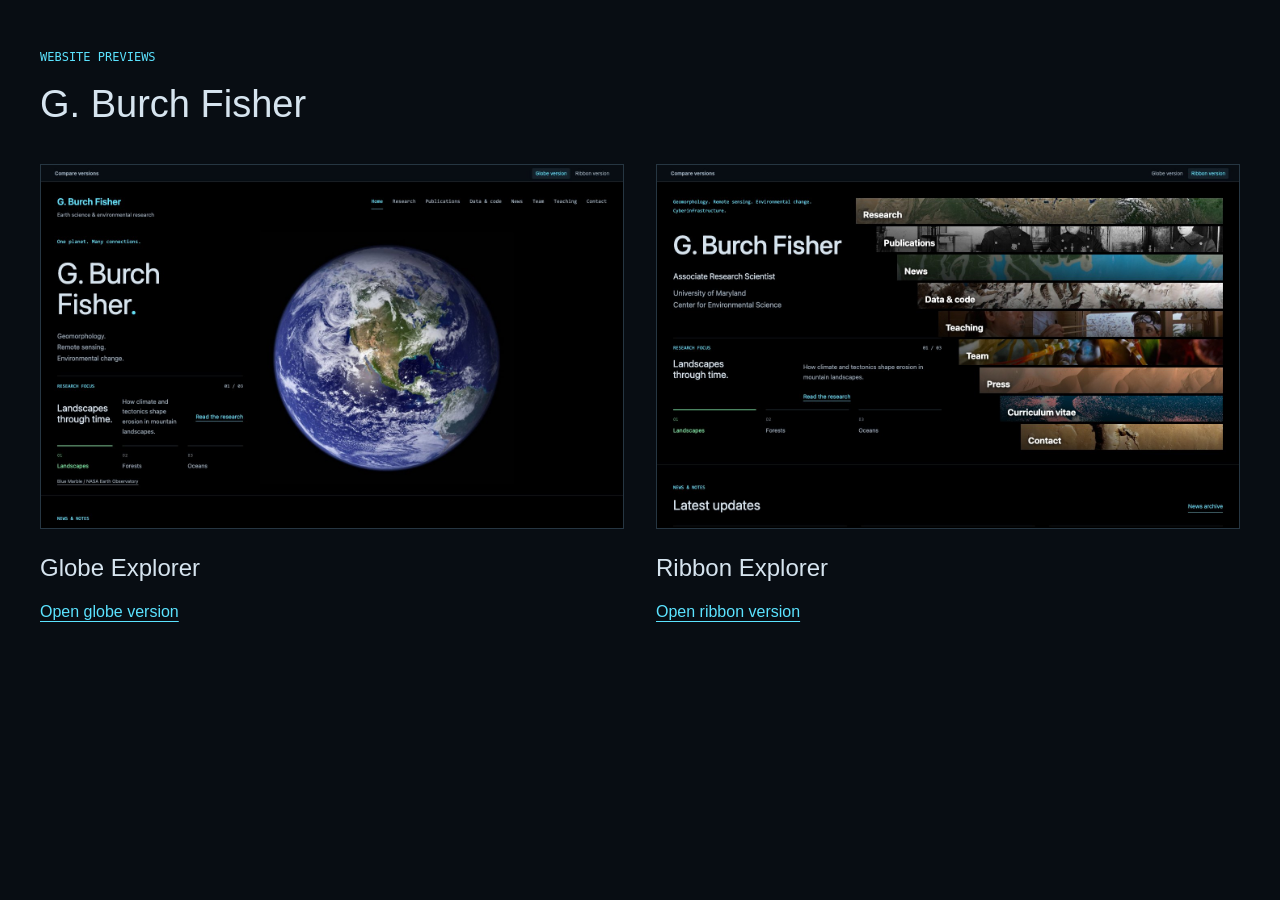
<file: mockups/index.html>
<!doctype html>
<html lang="en">
<head>
  <meta charset="utf-8">
  <meta name="viewport" content="width=device-width, initial-scale=1">
  <title>Burch Fisher | Explorer Previews</title>
  <link rel="icon" href="assets/favicon.svg" type="image/svg+xml">
  <style>
    * { box-sizing: border-box; }
    body { margin: 0; background: #080d13; color: #d6e4ef; font: 16px/1.6 Arial, Helvetica, sans-serif; letter-spacing: 0; }
    main { max-width: 1460px; margin: auto; padding: 48px 40px; }
    .label { font: 12px/1.5 Consolas, monospace; color: #5be3ff; text-transform: uppercase; margin: 0 0 16px; }
    h1 { font-size: 38px; line-height: 1.2; font-weight: 400; margin: 0 0 36px; }
    .grid { display: grid; grid-template-columns: repeat(2,minmax(0,1fr)); gap: 32px; }
    article { min-width: 0; }
    .preview { display: block; aspect-ratio: 1.6; overflow: hidden; border: 1px solid #263642; }
    .preview img { width: 100%; height: 100%; object-fit: cover; object-position: top; display: block; }
    h2 { font-size: 24px; font-weight: 400; margin: 20px 0 12px; }
    a { color: #5be3ff; text-underline-offset: 4px; }
    a:focus-visible { outline: 2px solid #72f0a3; outline-offset: 5px; }
    @media (max-width: 800px) { main { padding: 32px 20px; } .grid { grid-template-columns: 1fr; gap: 36px; } h1 { font-size: 32px; } }
  </style>
</head>
<body>
  <main>
    <p class="label">Website previews</p>
    <h1>G. Burch Fisher</h1>
    <div class="grid">
      <article><a class="preview" href="explorer.html" aria-label="Open Globe Explorer"><img src="assets/explorer-preview.jpg" alt="Globe Explorer homepage with an Earth image beside G. Burch Fisher's name"></a><h2>Globe Explorer</h2><a href="explorer.html">Open globe version</a></article>
      <article><a class="preview" href="explorer-ribbons.html" aria-label="Open Ribbon Explorer"><img src="assets/explorer-ribbons-preview.jpg" alt="Ribbon Explorer homepage with stair-step image links beside G. Burch Fisher's name"></a><h2>Ribbon Explorer</h2><a href="explorer-ribbons.html">Open ribbon version</a></article>
    </div>
  </main>
</body>
</html>
</file>
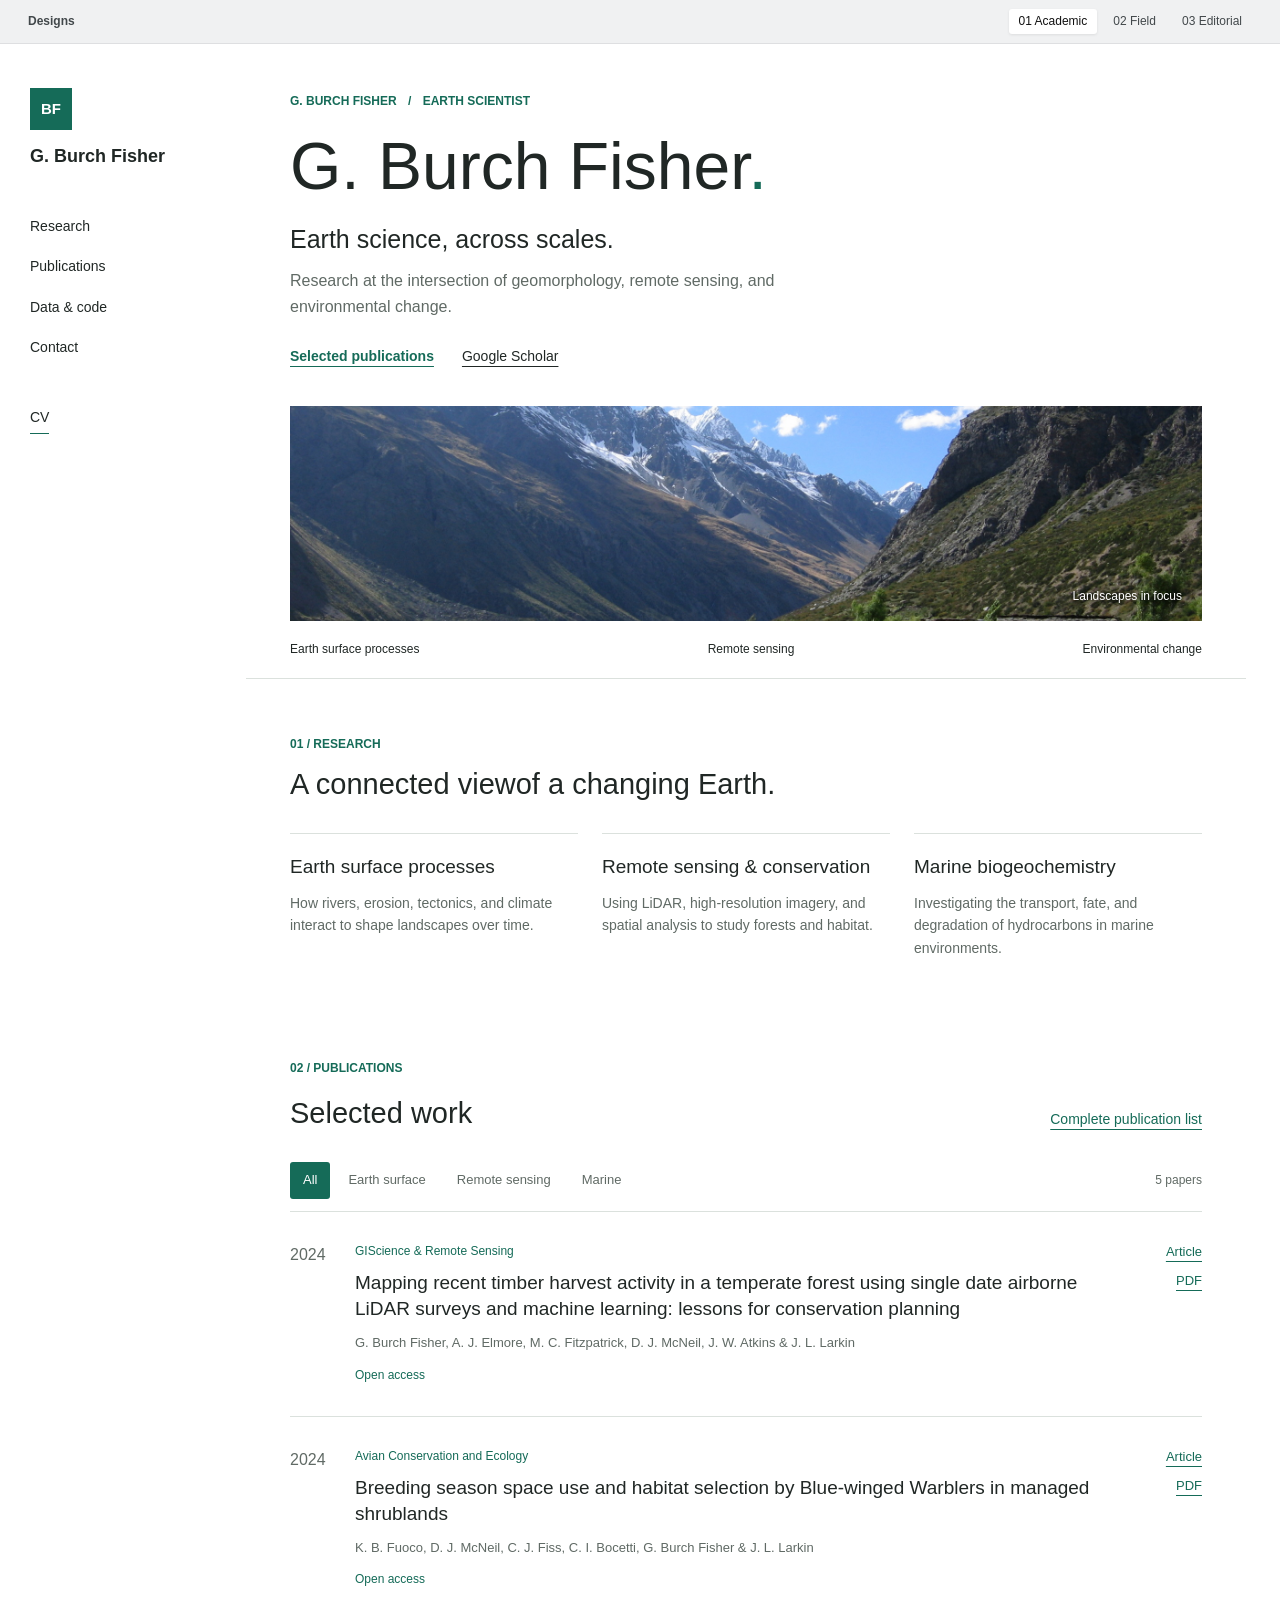
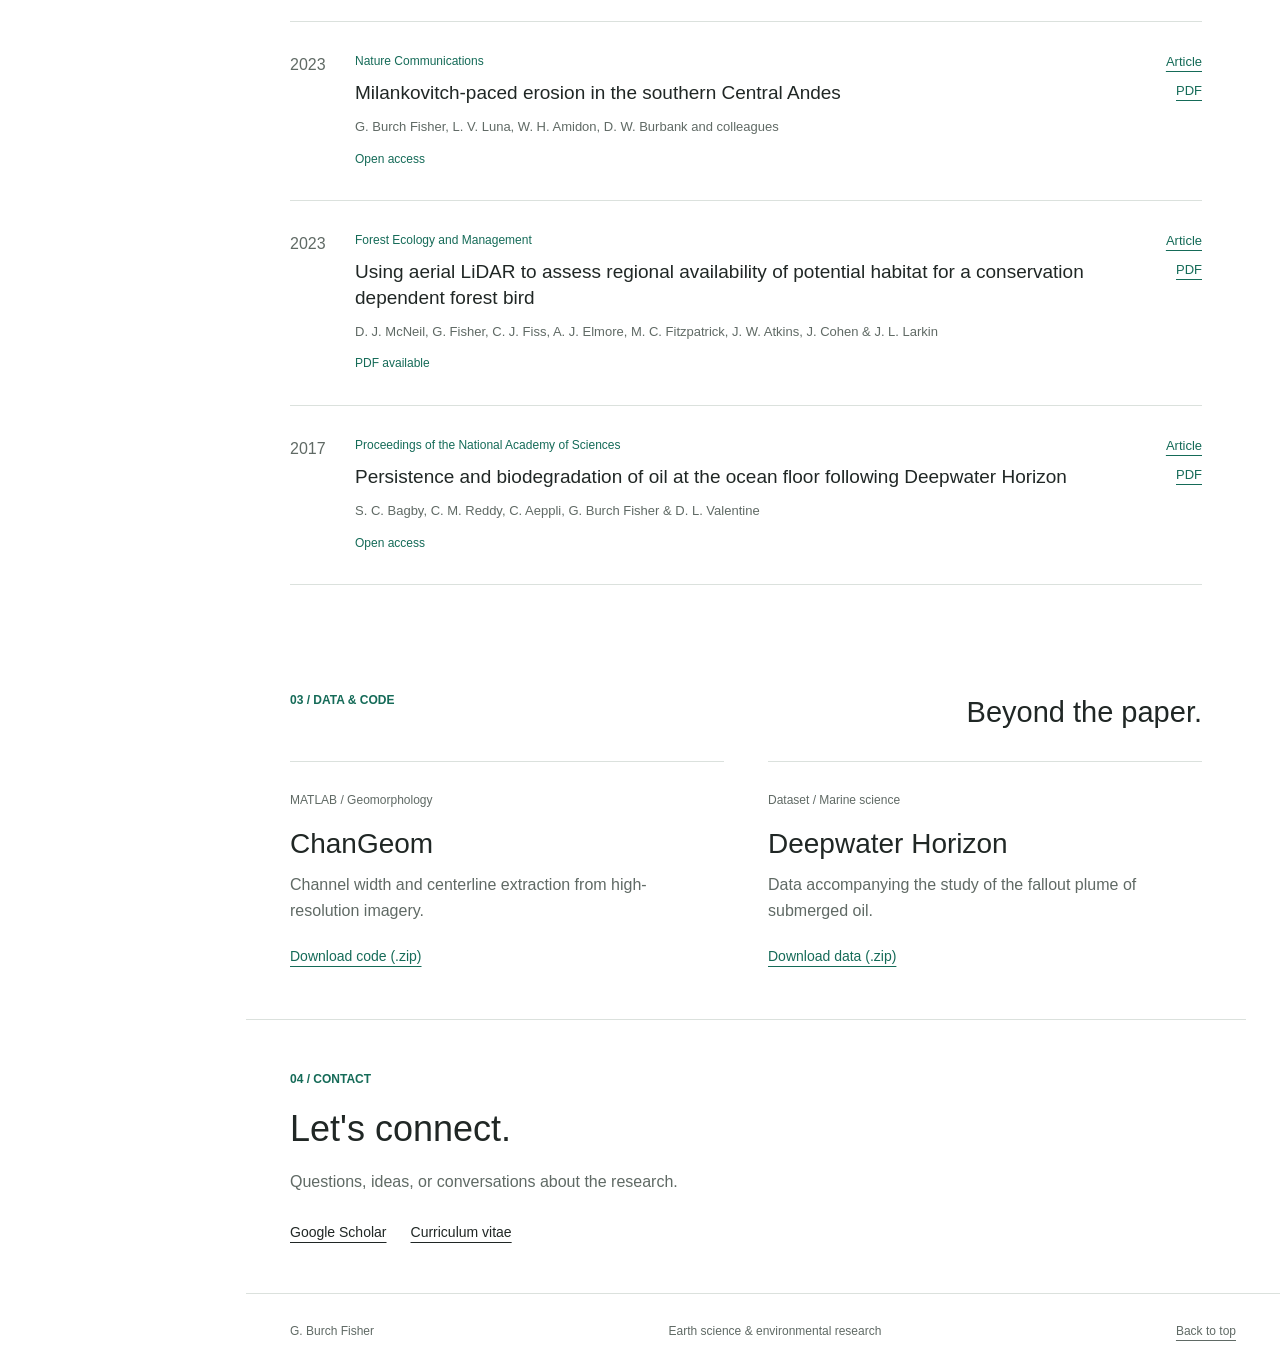
<file: mockups/academic.html>
<!doctype html>
<html lang="en">
<head>
  <meta charset="utf-8">
  <meta name="viewport" content="width=device-width, initial-scale=1">
  <meta name="description" content="Research, publications, and tools from G. Burch Fisher.">
  <title>G. Burch Fisher | Academic</title>
  <link rel="icon" href="assets/favicon.svg" type="image/svg+xml">
  <link rel="stylesheet" href="styles.css">
  <script src="site.js" defer></script>
</head>
<body class="academic" data-style="academic"><div id="site"></div></body>
</html>
</file>
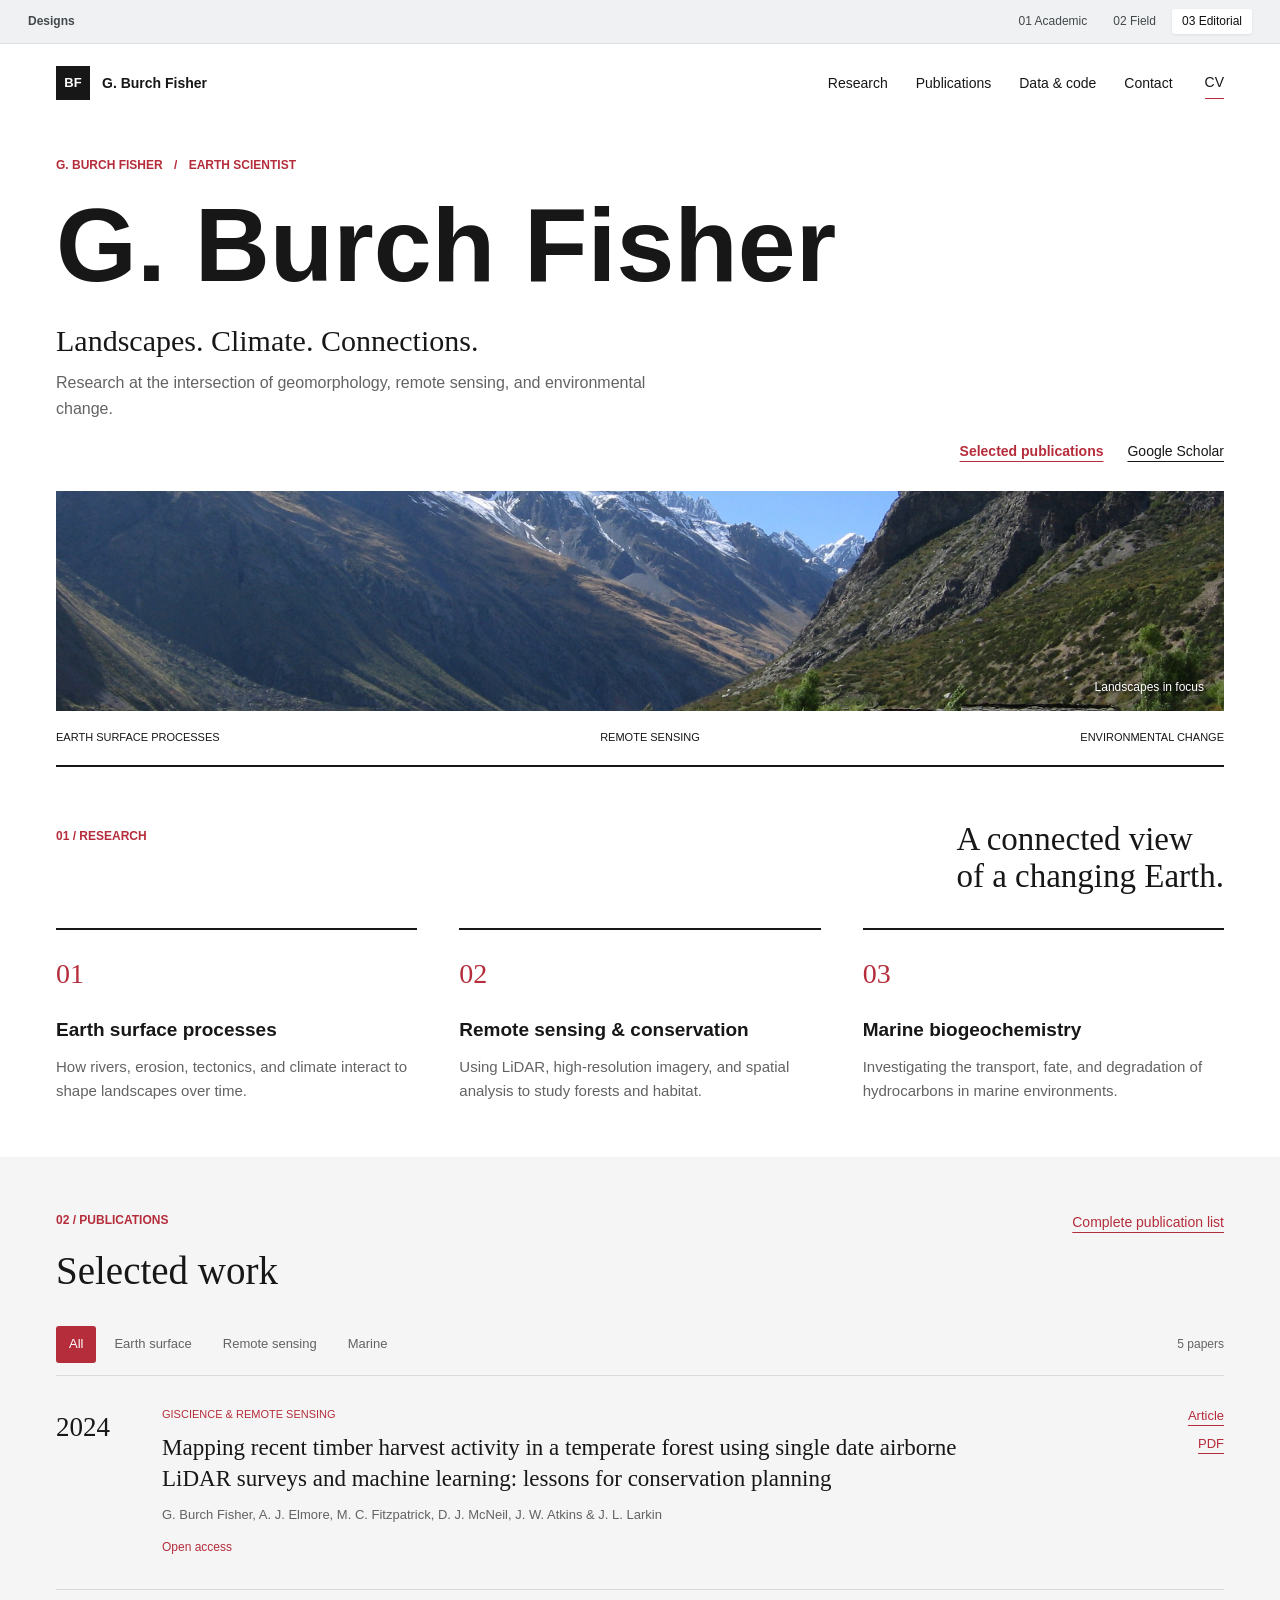
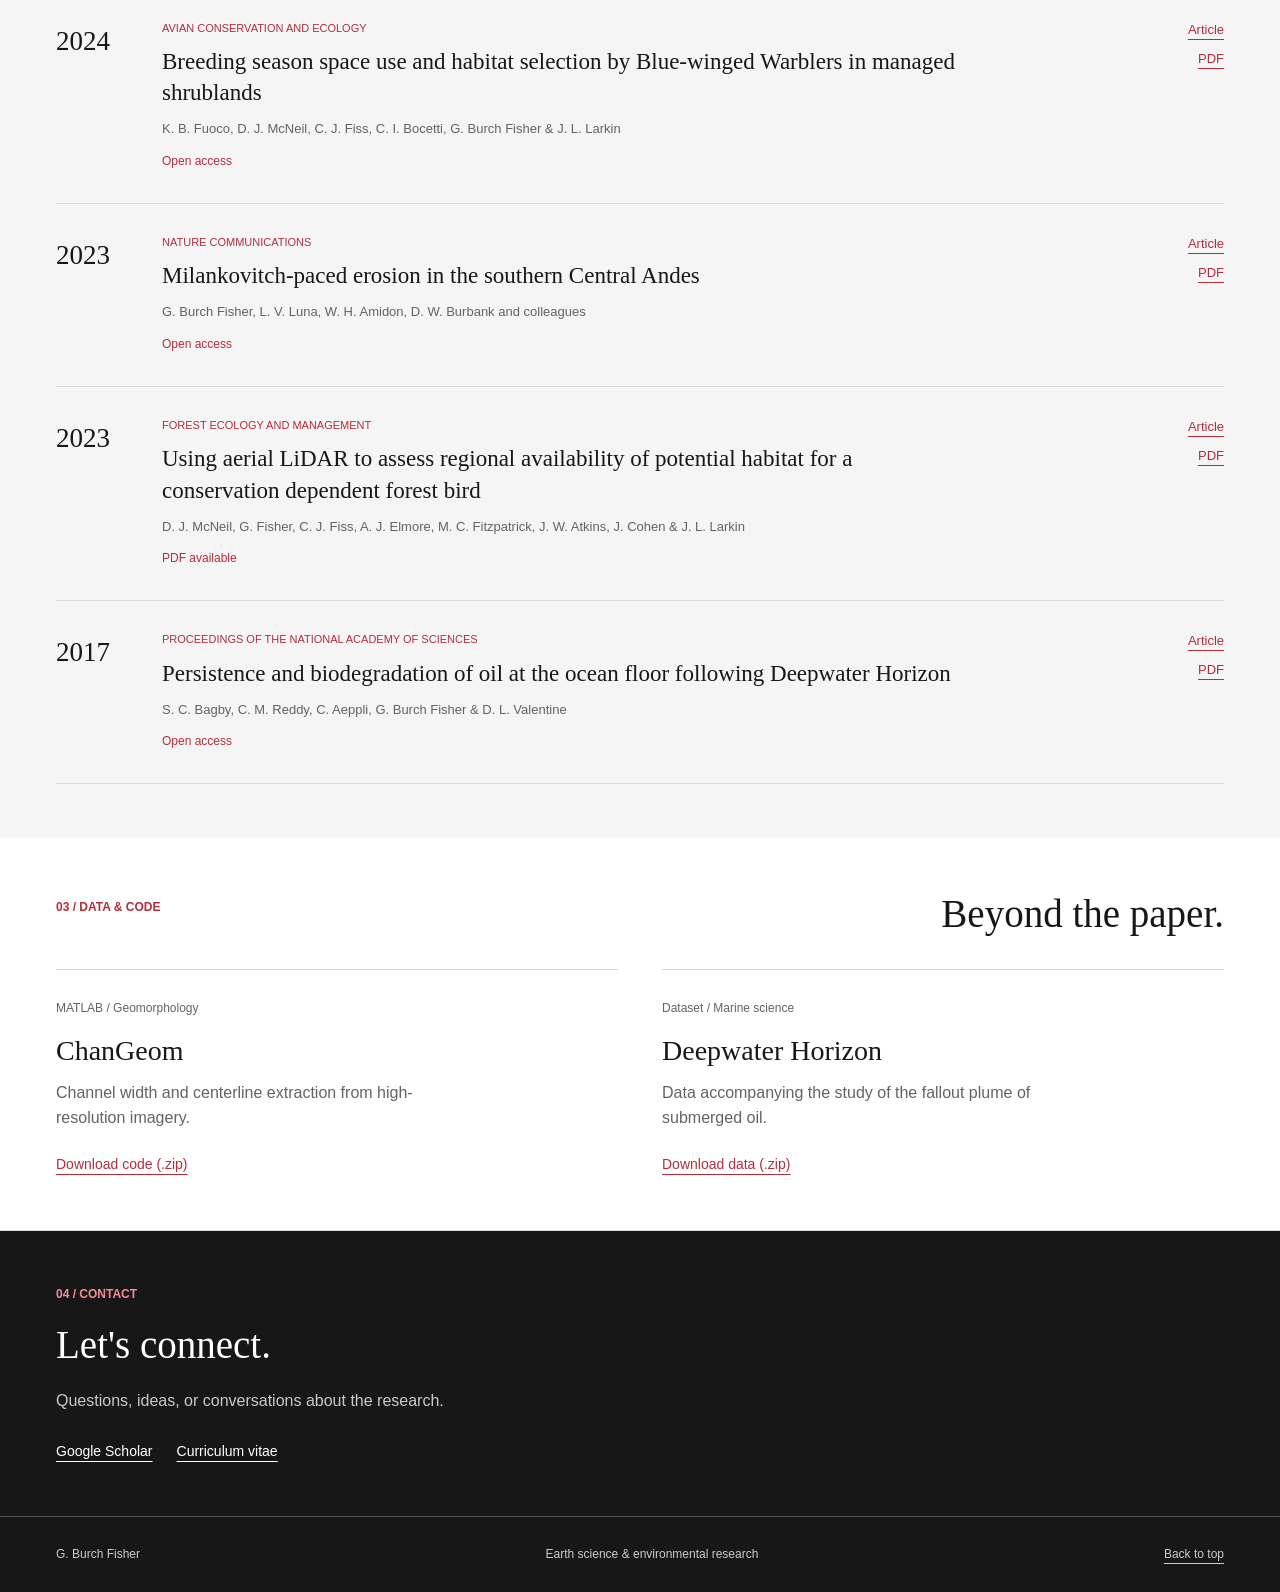
<file: mockups/editorial.html>
<!doctype html>
<html lang="en">
<head>
  <meta charset="utf-8">
  <meta name="viewport" content="width=device-width, initial-scale=1">
  <meta name="description" content="Research, publications, and tools from G. Burch Fisher.">
  <title>G. Burch Fisher | Editorial</title>
  <link rel="icon" href="assets/favicon.svg" type="image/svg+xml">
  <link rel="stylesheet" href="styles.css">
  <script src="site.js" defer></script>
</head>
<body class="editorial" data-style="editorial"><div id="site"></div></body>
</html>
</file>
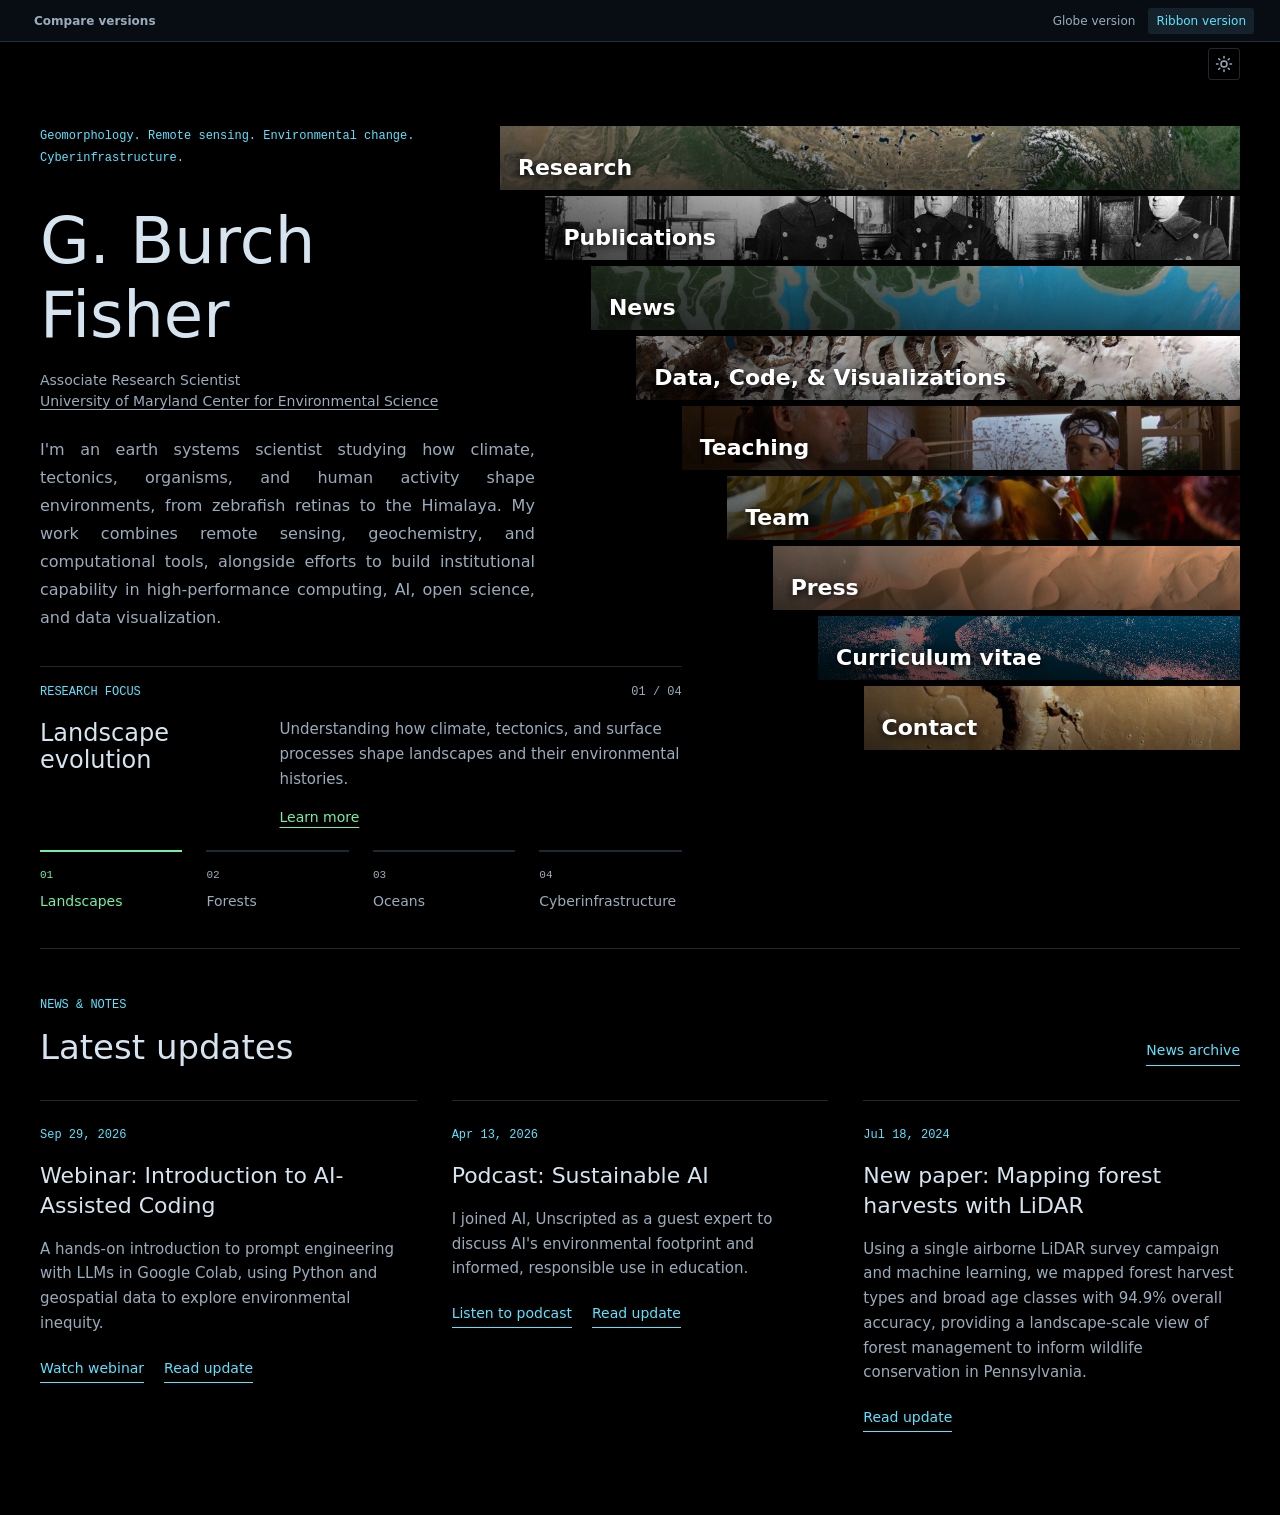
<file: mockups/explorer-ribbons.html>
<!doctype html>
<html lang="en"><head><meta charset="utf-8"><meta name="viewport" content="width=device-width,initial-scale=1"><script src="theme.js"></script><title>G. Burch Fisher | Ribbon Explorer</title><link rel="icon" href="assets/favicon.svg"><link rel="stylesheet" href="experiments.css"><link rel="stylesheet" href="explorer.css"><link rel="stylesheet" href="explorer-ribbons.css"><script src="publications.js" defer></script><script src="site-content.js" defer></script><script src="explorer-ribbons.js" defer></script></head>
<body class="explorer ribbon-explorer" data-design="explorer">
  <div class="round-nav"><a href="index.html">Compare versions</a><nav aria-label="Explorer previews"><a href="explorer.html">Globe version</a><a aria-current="page" href="explorer-ribbons.html">Ribbon version</a></nav></div>
  <div class="theme-toolbar"><button type="button" class="theme-toggle" data-theme-toggle aria-label="Switch to light mode" title="Switch to light mode" aria-pressed="false"><span class="theme-icon" aria-hidden="true"><svg class="theme-sun" aria-hidden="true" xmlns="http://www.w3.org/2000/svg" width="24" height="24" viewBox="0 0 24 24" fill="none" stroke="currentColor" stroke-width="2" stroke-linecap="round" stroke-linejoin="round" > <circle cx="12" cy="12" r="4" /> <path d="M12 2v2" /> <path d="M12 20v2" /> <path d="m4.93 4.93 1.41 1.41" /> <path d="m17.66 17.66 1.41 1.41" /> <path d="M2 12h2" /> <path d="M20 12h2" /> <path d="m6.34 17.66-1.41 1.41" /> <path d="m19.07 4.93-1.41 1.41" /> </svg><svg class="theme-moon" aria-hidden="true" xmlns="http://www.w3.org/2000/svg" width="24" height="24" viewBox="0 0 24 24" fill="none" stroke="currentColor" stroke-width="2" stroke-linecap="round" stroke-linejoin="round" > <path d="M20.985 12.486a9 9 0 1 1-9.473-9.472c.405-.022.617.46.402.803a6 6 0 0 0 8.268 8.268c.344-.215.825-.004.803.401" /> </svg></span></button></div>
  <main class="earth-stage">
    <nav class="image-ribbons hero-ribbons" id="image-ribbons" aria-label="Main navigation"></nav>
    <div class="explorer-title"><p class="profile-fields">Geomorphology. Remote sensing. Environmental change. Cyberinfrastructure.</p><h1>G. Burch Fisher</h1><div class="profile-affiliation"><p class="profile-role">Associate Research Scientist</p><p class="profile-institution"><a href="https://www.umces.edu/directory/g-burch-fisher/" target="_blank" rel="noopener">University of Maryland Center for Environmental Science</a></p></div><p class="profile-bio">I'm an earth systems scientist studying how climate, tectonics, organisms, and human activity shape environments, from zebrafish retinas to the Himalaya. My work combines remote sensing, geochemistry, and computational tools, alongside efforts to build institutional capability in high-performance computing, AI, open science, and data visualization.</p></div>
    <div class="explorer-bottom"><div class="explorer-focus"><div class="explorer-project"><p class="explorer-caption">Research focus <span id="focus-number">01 / 04</span></p><h2 id="focus-title">Landscape<br>evolution</h2><p id="focus-description">Understanding how climate, tectonics, and surface processes shape landscapes and their environmental histories.</p><a id="focus-article" href="#research/geomorphology">Learn more</a></div><div class="focus-tabs" role="group" aria-label="Research focus"><button data-focus="0" aria-pressed="true"><span>01</span>Landscapes</button><button data-focus="1" aria-pressed="false"><span>02</span>Forests</button><button data-focus="2" aria-pressed="false"><span>03</span>Oceans</button><button data-focus="3" aria-pressed="false"><span>04</span>Cyberinfrastructure</button></div></div></div>
  </main>
  <section class="home-news" id="news" aria-labelledby="home-news-title"><div class="front-section-inner"><div class="front-section-heading"><div><p class="dialog-label">News & notes</p><h2 id="home-news-title">Latest updates</h2></div><button type="button" data-open="news">News archive</button></div><div class="front-news-list" id="front-news-list"></div></div></section>
  <dialog id="explorer-dialog" aria-labelledby="dialog-title"><div class="panel-top"><span class="panel-brand">GBF / Research</span><div class="panel-actions"><button type="button" class="theme-toggle" data-theme-toggle aria-label="Switch to light mode" title="Switch to light mode" aria-pressed="false"><span class="theme-icon" aria-hidden="true"><svg class="theme-sun" aria-hidden="true" xmlns="http://www.w3.org/2000/svg" width="24" height="24" viewBox="0 0 24 24" fill="none" stroke="currentColor" stroke-width="2" stroke-linecap="round" stroke-linejoin="round" > <circle cx="12" cy="12" r="4" /> <path d="M12 2v2" /> <path d="M12 20v2" /> <path d="m4.93 4.93 1.41 1.41" /> <path d="m17.66 17.66 1.41 1.41" /> <path d="M2 12h2" /> <path d="M20 12h2" /> <path d="m6.34 17.66-1.41 1.41" /> <path d="m19.07 4.93-1.41 1.41" /> </svg><svg class="theme-moon" aria-hidden="true" xmlns="http://www.w3.org/2000/svg" width="24" height="24" viewBox="0 0 24 24" fill="none" stroke="currentColor" stroke-width="2" stroke-linecap="round" stroke-linejoin="round" > <path d="M20.985 12.486a9 9 0 1 1-9.473-9.472c.405-.022.617.46.402.803a6 6 0 0 0 8.268 8.268c.344-.215.825-.004.803.401" /> </svg></span></button><form method="dialog"><button class="dialog-close" aria-label="Close panel" title="Close panel">&times;</button></form></div></div><nav class="panel-nav" aria-label="Research views"><button type="button" data-home>Home</button><button type="button" data-open="research" aria-pressed="false">Research</button><button type="button" data-open="papers" aria-pressed="false">Publications</button><button type="button" data-open="tools" aria-pressed="false">Data, Code, &amp; Viz</button><button type="button" data-open="news" aria-pressed="false">News</button><button type="button" data-open="team" aria-pressed="false">Team</button><button type="button" data-open="teaching" aria-pressed="false">Teaching</button><button type="button" data-open="contact" aria-pressed="false">Contact</button></nav><div id="dialog-content"></div><footer class="panel-footer"><span>G. Burch Fisher</span></footer></dialog>
</body></html>
</file>
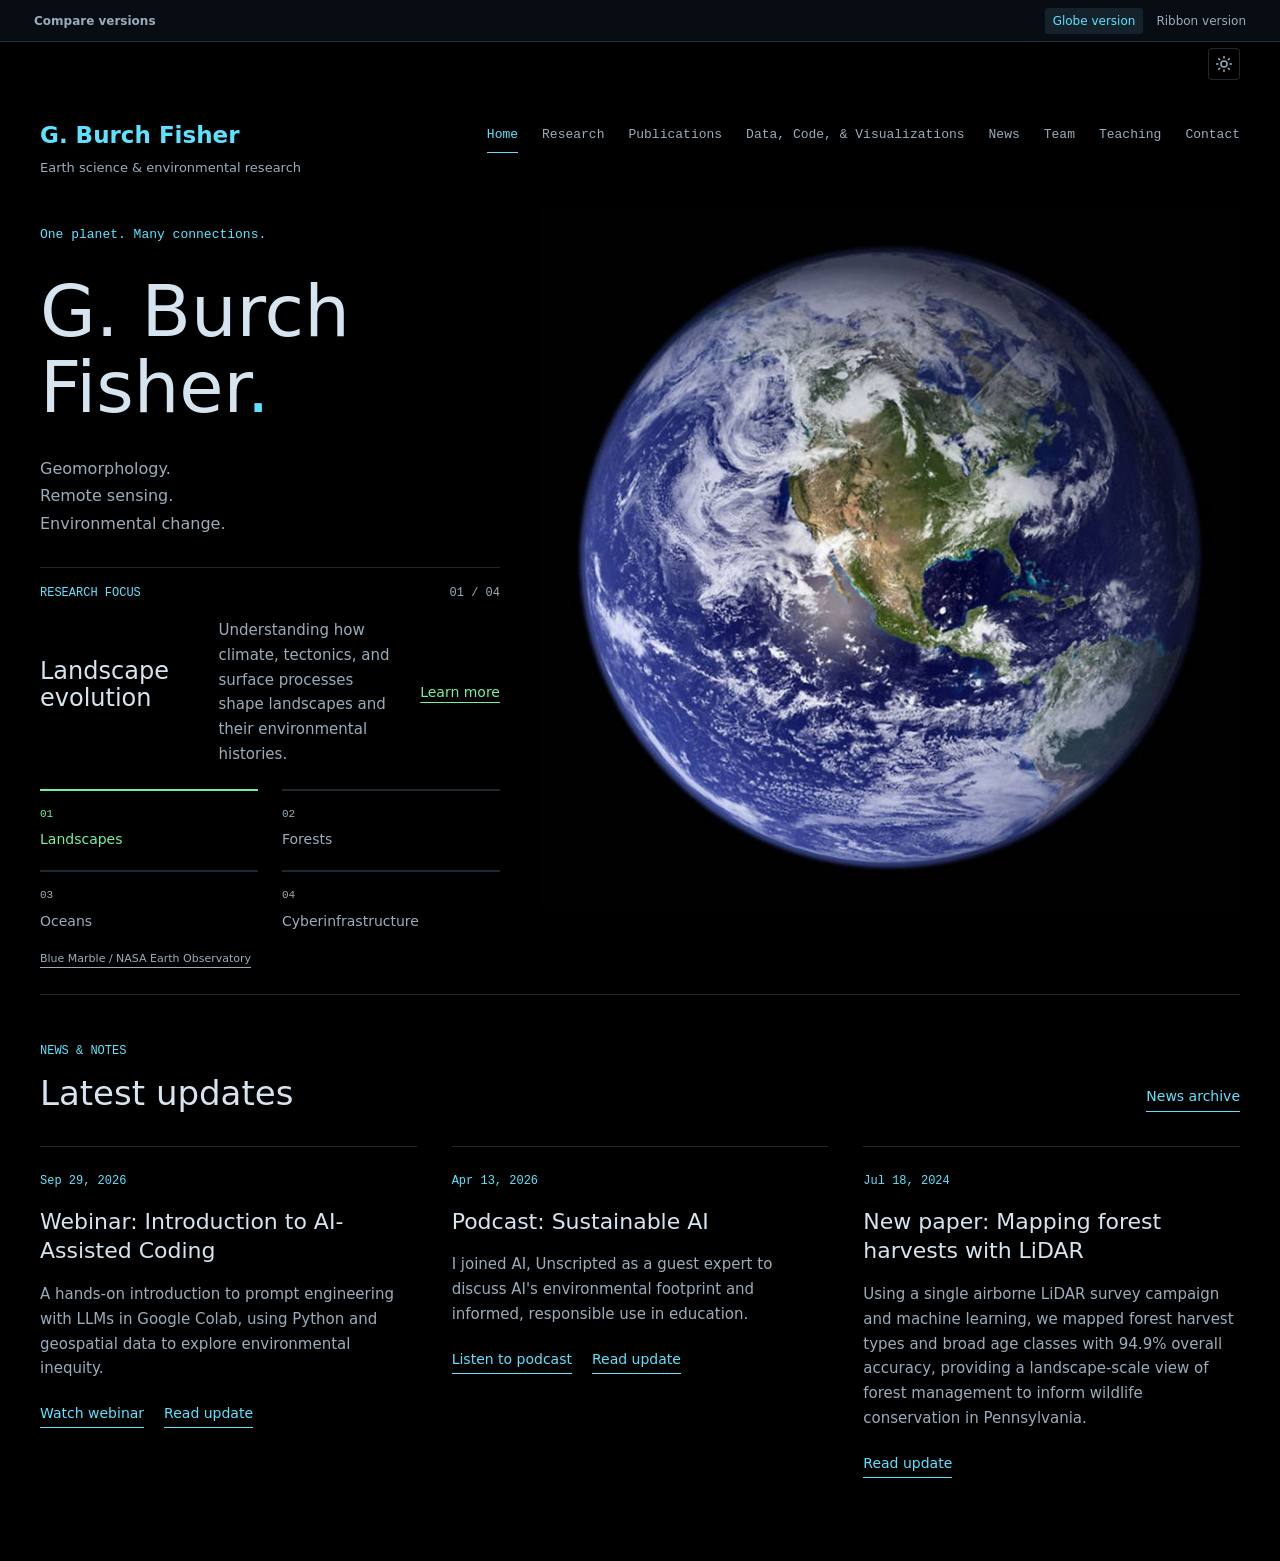
<file: mockups/explorer.html>
<!doctype html>
<html lang="en"><head><meta charset="utf-8"><meta name="viewport" content="width=device-width,initial-scale=1"><script src="theme.js"></script><title>G. Burch Fisher | Earth Explorer</title><link rel="icon" href="assets/favicon.svg"><link rel="stylesheet" href="experiments.css"><link rel="stylesheet" href="explorer.css"><script src="publications.js" defer></script><script src="site-content.js" defer></script><script src="experiments.js" defer></script></head>
<body class="explorer" data-design="explorer">
  <div class="round-nav"><a href="index.html">Compare versions</a><nav aria-label="Explorer previews"><a aria-current="page" href="explorer.html">Globe version</a><a href="explorer-ribbons.html">Ribbon version</a></nav></div>
  <div class="theme-toolbar"><button type="button" class="theme-toggle" data-theme-toggle aria-label="Switch to light mode" title="Switch to light mode" aria-pressed="false"><span class="theme-icon" aria-hidden="true"><svg class="theme-sun" aria-hidden="true" xmlns="http://www.w3.org/2000/svg" width="24" height="24" viewBox="0 0 24 24" fill="none" stroke="currentColor" stroke-width="2" stroke-linecap="round" stroke-linejoin="round" > <circle cx="12" cy="12" r="4" /> <path d="M12 2v2" /> <path d="M12 20v2" /> <path d="m4.93 4.93 1.41 1.41" /> <path d="m17.66 17.66 1.41 1.41" /> <path d="M2 12h2" /> <path d="M20 12h2" /> <path d="m6.34 17.66-1.41 1.41" /> <path d="m19.07 4.93-1.41 1.41" /> </svg><svg class="theme-moon" aria-hidden="true" xmlns="http://www.w3.org/2000/svg" width="24" height="24" viewBox="0 0 24 24" fill="none" stroke="currentColor" stroke-width="2" stroke-linecap="round" stroke-linejoin="round" > <path d="M20.985 12.486a9 9 0 1 1-9.473-9.472c.405-.022.617.46.402.803a6 6 0 0 0 8.268 8.268c.344-.215.825-.004.803.401" /> </svg></span></button></div>
  <main class="earth-stage">
    <figure class="earth-image"><img src="assets/earth.jpg" alt="NASA's Blue Marble composite showing the Americas, oceans, and cloud systems"></figure>
    <header class="explorer-header"><a class="explorer-wordmark" href="explorer.html">G. Burch Fisher<span>Earth science & environmental research</span></a><nav aria-label="Main navigation"><button type="button" data-home aria-pressed="true">Home</button><button type="button" data-open="research" aria-pressed="false">Research</button><button type="button" data-open="papers" aria-pressed="false">Publications</button><button type="button" data-open="tools" aria-pressed="false">Data, Code, &amp; Visualizations</button><button type="button" data-open="news" aria-pressed="false">News</button><button type="button" data-open="team" aria-pressed="false">Team</button><button type="button" data-open="teaching" aria-pressed="false">Teaching</button><button type="button" data-open="contact" aria-pressed="false">Contact</button></nav></header>
    <div class="explorer-title"><p>One planet. Many connections.</p><h1>G. Burch <br>Fisher<span>.</span></h1><div class="explorer-intro">Geomorphology.<br>Remote sensing.<br>Environmental change.</div></div>
    <div class="explorer-bottom"><div class="explorer-focus"><div class="explorer-project"><p class="explorer-caption">Research focus <span id="focus-number">01 / 04</span></p><h2 id="focus-title">Landscape<br>evolution</h2><p id="focus-description">Understanding how climate, tectonics, and surface processes shape landscapes and their environmental histories.</p><a id="focus-article" href="#research/geomorphology">Learn more</a></div><div class="focus-tabs" role="group" aria-label="Research focus"><button data-focus="0" aria-pressed="true"><span>01</span>Landscapes</button><button data-focus="1" aria-pressed="false"><span>02</span>Forests</button><button data-focus="2" aria-pressed="false"><span>03</span>Oceans</button><button data-focus="3" aria-pressed="false"><span>04</span>Cyberinfrastructure</button></div></div><a class="earth-credit" href="https://science.nasa.gov/resource/blue-marble-2002/" target="_blank" rel="noopener">Blue Marble / NASA Earth Observatory</a></div>
  </main>
  <section class="home-news" id="news" aria-labelledby="home-news-title"><div class="front-section-inner"><div class="front-section-heading"><div><p class="dialog-label">News & notes</p><h2 id="home-news-title">Latest updates</h2></div><button type="button" data-open="news">News archive</button></div><div class="front-news-list" id="front-news-list"></div></div></section>
  <dialog id="explorer-dialog" aria-labelledby="dialog-title"><div class="panel-top"><span class="panel-brand">GBF / Research</span><div class="panel-actions"><button type="button" class="theme-toggle" data-theme-toggle aria-label="Switch to light mode" title="Switch to light mode" aria-pressed="false"><span class="theme-icon" aria-hidden="true"><svg class="theme-sun" aria-hidden="true" xmlns="http://www.w3.org/2000/svg" width="24" height="24" viewBox="0 0 24 24" fill="none" stroke="currentColor" stroke-width="2" stroke-linecap="round" stroke-linejoin="round" > <circle cx="12" cy="12" r="4" /> <path d="M12 2v2" /> <path d="M12 20v2" /> <path d="m4.93 4.93 1.41 1.41" /> <path d="m17.66 17.66 1.41 1.41" /> <path d="M2 12h2" /> <path d="M20 12h2" /> <path d="m6.34 17.66-1.41 1.41" /> <path d="m19.07 4.93-1.41 1.41" /> </svg><svg class="theme-moon" aria-hidden="true" xmlns="http://www.w3.org/2000/svg" width="24" height="24" viewBox="0 0 24 24" fill="none" stroke="currentColor" stroke-width="2" stroke-linecap="round" stroke-linejoin="round" > <path d="M20.985 12.486a9 9 0 1 1-9.473-9.472c.405-.022.617.46.402.803a6 6 0 0 0 8.268 8.268c.344-.215.825-.004.803.401" /> </svg></span></button><form method="dialog"><button class="dialog-close" aria-label="Close panel" title="Close panel">&times;</button></form></div></div><nav class="panel-nav" aria-label="Research views"><button type="button" data-home>Home</button><button type="button" data-open="research" aria-pressed="false">Research</button><button type="button" data-open="papers" aria-pressed="false">Publications</button><button type="button" data-open="tools" aria-pressed="false">Data, Code, &amp; Viz</button><button type="button" data-open="news" aria-pressed="false">News</button><button type="button" data-open="team" aria-pressed="false">Team</button><button type="button" data-open="teaching" aria-pressed="false">Teaching</button><button type="button" data-open="contact" aria-pressed="false">Contact</button></nav><div id="dialog-content"></div><footer class="panel-footer"><span>G. Burch Fisher</span></footer></dialog>
</body></html>
</file>
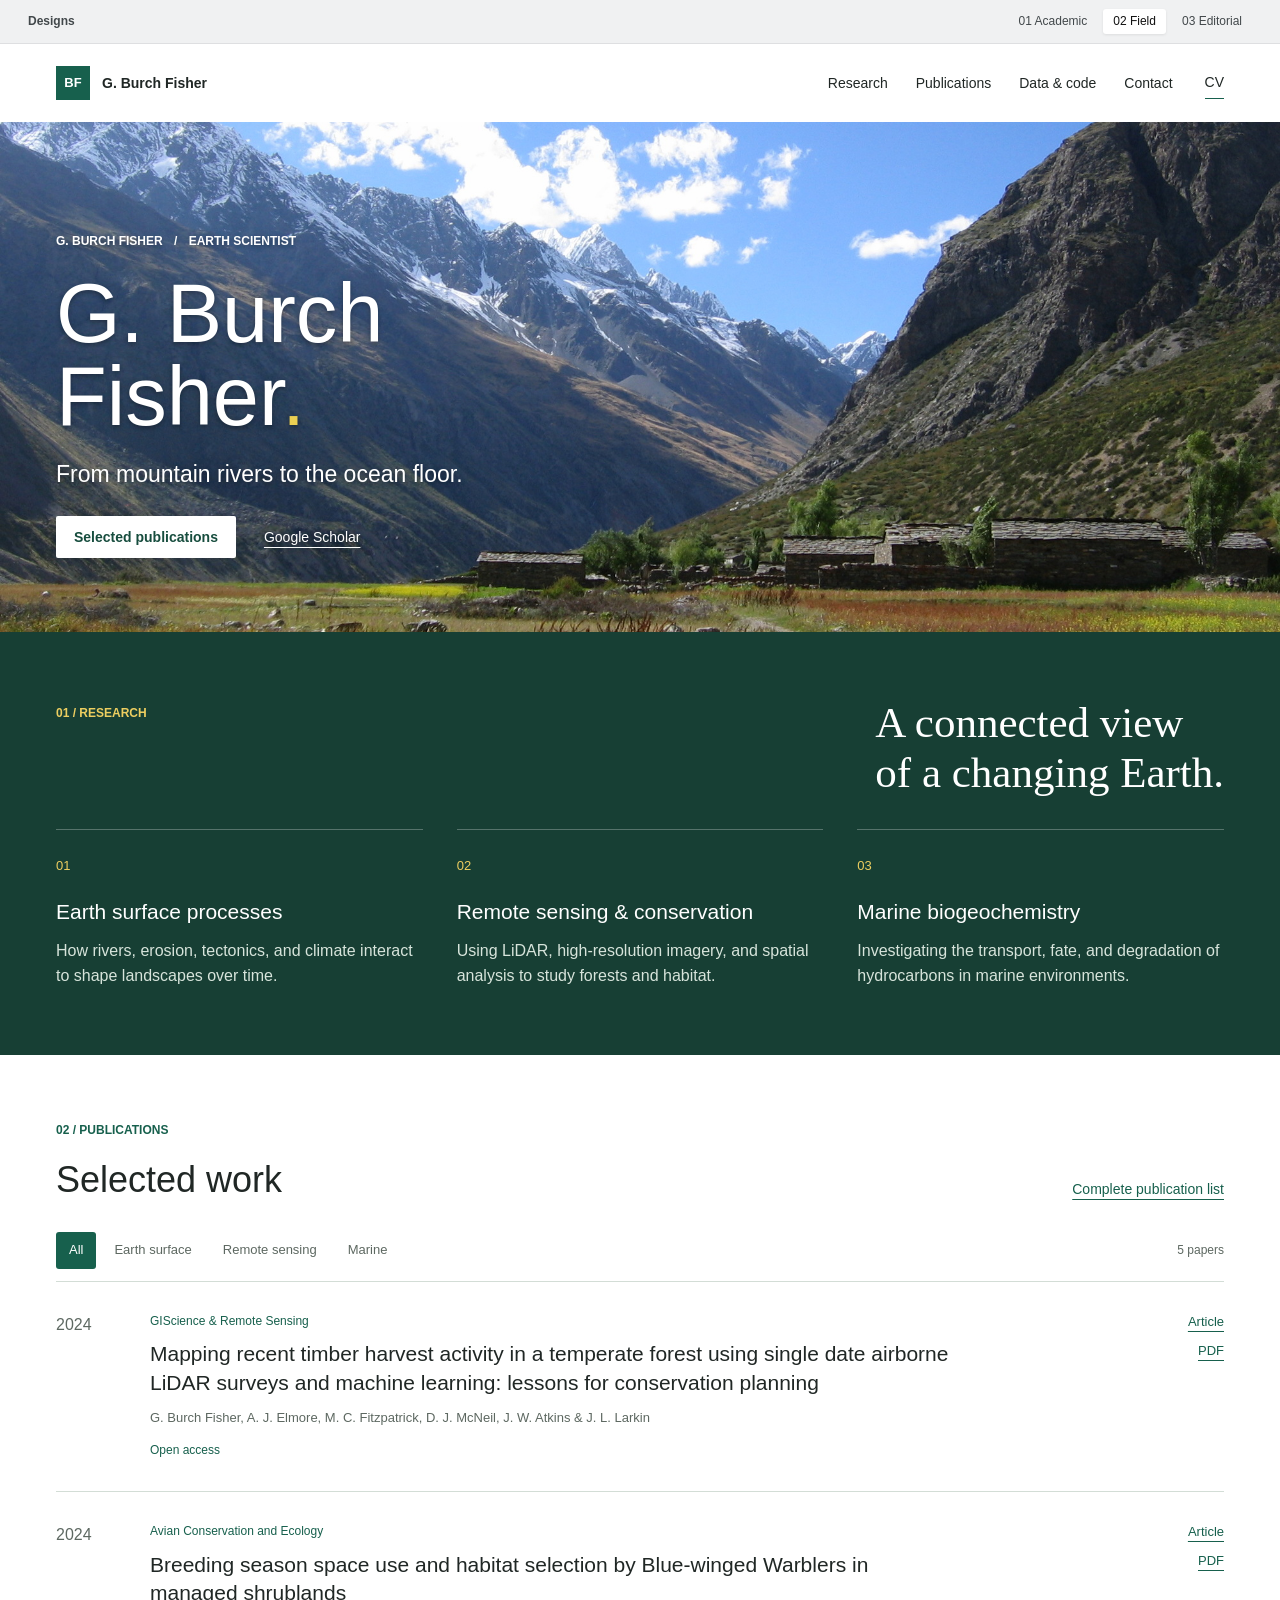
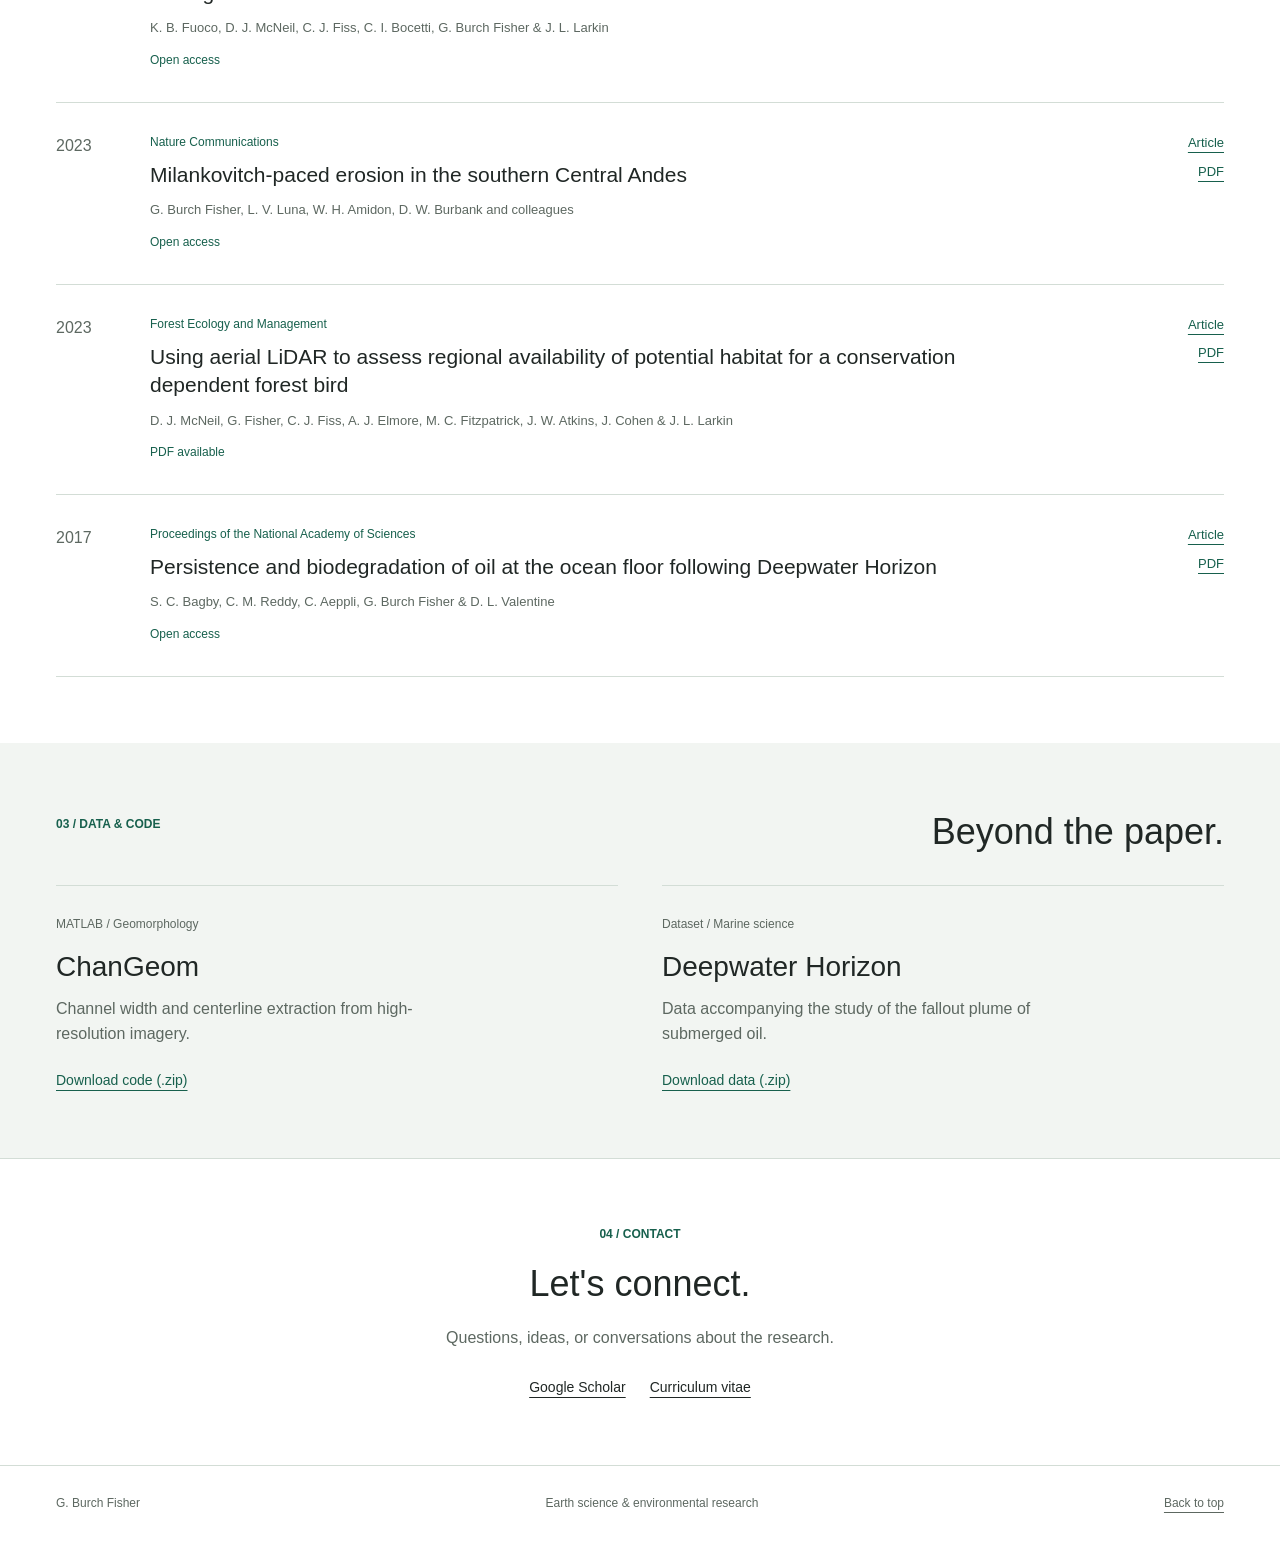
<file: mockups/field.html>
<!doctype html>
<html lang="en">
<head>
  <meta charset="utf-8">
  <meta name="viewport" content="width=device-width, initial-scale=1">
  <meta name="description" content="Research, publications, and tools from G. Burch Fisher.">
  <title>G. Burch Fisher | Field</title>
  <link rel="icon" href="assets/favicon.svg" type="image/svg+xml">
  <link rel="stylesheet" href="styles.css">
  <script src="site.js" defer></script>
</head>
<body class="field" data-style="field"><div id="site"></div></body>
</html>
</file>
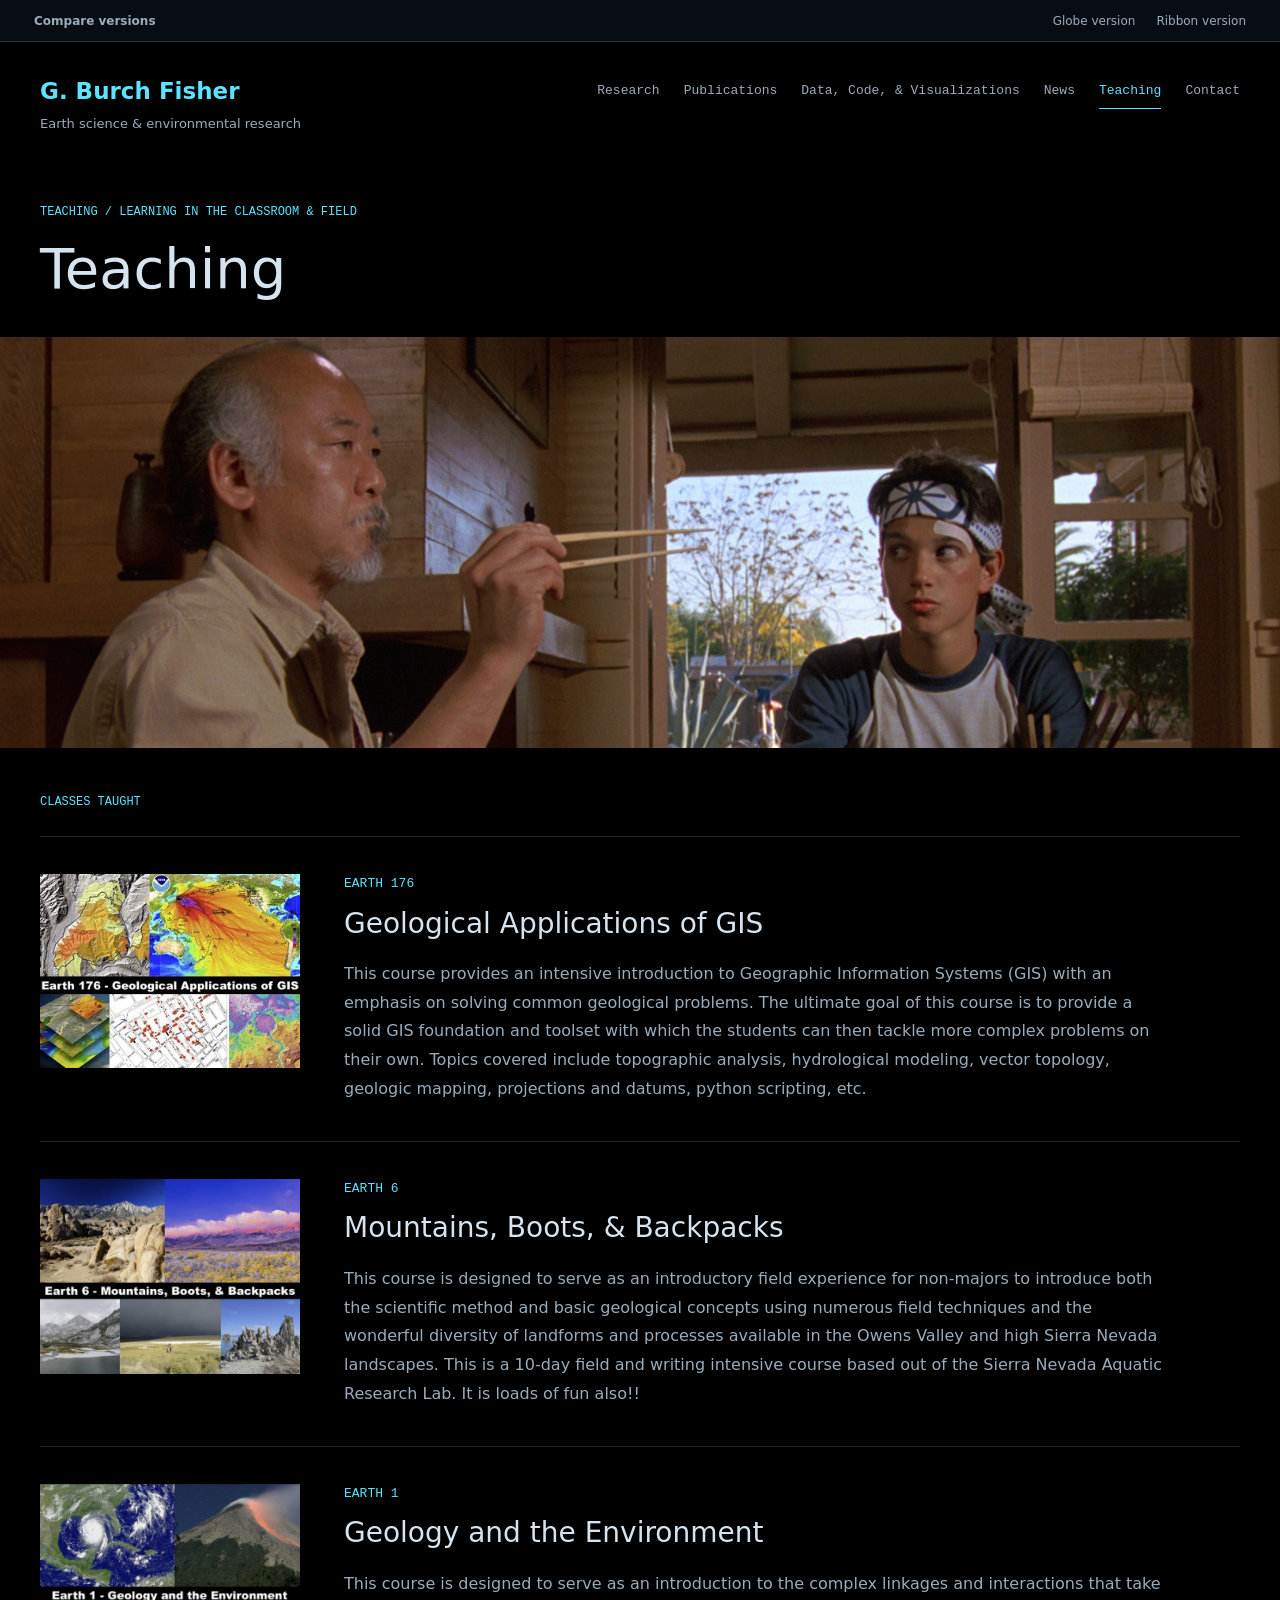
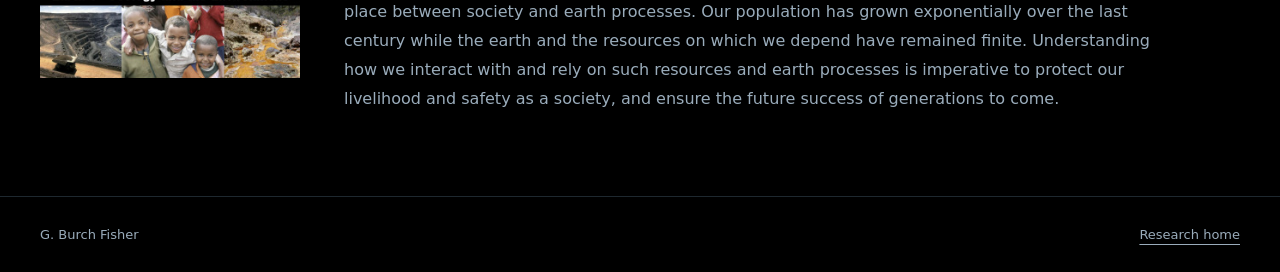
<file: mockups/teaching.html>
<!doctype html>
<html lang="en"><head><meta charset="utf-8"><meta name="viewport" content="width=device-width,initial-scale=1"><meta name="description" content="Courses taught by G. Burch Fisher in GIS, field geology, and geology and the environment."><title>Teaching | G. Burch Fisher</title><link rel="icon" href="assets/favicon.svg"><link rel="stylesheet" href="experiments.css"><link rel="stylesheet" href="explorer.css"><script src="site-content.js" defer></script><script src="teaching.js" defer></script></head>
<body class="explorer teaching">
  <div class="round-nav"><a href="index.html">Compare versions</a><nav aria-label="Explorer previews"><a href="explorer.html">Globe version</a><a href="explorer-ribbons.html">Ribbon version</a></nav></div>
  <div class="teaching-shell"><header class="explorer-header"><a class="explorer-wordmark" href="explorer.html">G. Burch Fisher<span>Earth science & environmental research</span></a><nav aria-label="Main navigation"><a href="explorer.html">Research</a><a href="explorer.html#publications">Publications</a><a href="explorer.html#resources">Data, Code, &amp; Visualizations</a><a href="explorer.html#news-archive">News</a><a href="teaching.html" aria-current="page">Teaching</a><a href="explorer.html#contact">Contact</a></nav></header>
  <main class="teaching-page"><div class="teaching-title"><p class="dialog-label">Teaching / Learning in the classroom & field</p><h1>Teaching</h1></div><figure class="teaching-banner"><img src="assets/headers/1265219731.jpg" alt="A scene of mentorship from The Karate Kid"></figure><div class="teaching-courses"><p class="dialog-label">Classes taught</p><div id="teaching-courses"></div></div></main>
  <footer class="teaching-footer"><span>G. Burch Fisher</span><a href="explorer.html">Research home</a></footer></div>
</body></html>
</file>
<file: mockups/styles.css>
* { box-sizing: border-box; }
:root { font-family: Arial, Helvetica, sans-serif; color: #202725; font-size: 16px; line-height: 1.6; letter-spacing: 0; --accent: #156b58; --muted: #606a65; --line: #dbe1dd; --surface: #f4f7f5; }
html { scroll-behavior: smooth; scroll-padding-top: 40px; }
body { margin: 0; background: #fff; }
a { color: inherit; text-underline-offset: 5px; }
button { font: inherit; cursor: pointer; }
button, a, summary { -webkit-tap-highlight-color: transparent; }
a:focus-visible, button:focus-visible, summary:focus-visible { outline: 3px solid #bd405b; outline-offset: 5px; }
img { display: block; width: 100%; height: 100%; object-fit: cover; }
figure, h1, h2, h3, p { margin: 0; }
h1, h2, h3 { line-height: 1.15; font-weight: 500; }
h1 { font-size: 76px; }
h2 { font-size: 36px; }
h3 { font-size: 21px; }
section { scroll-margin-top: 28px; }
[hidden] { display: none !important; }
.skip-link { position: absolute; left: 20px; top: -80px; z-index: 20; background: white; padding: 12px; }
.skip-link:focus { top: 48px; }
.preview-bar { display: flex; align-items: center; justify-content: space-between; padding: 9px 28px; background: #f0f1f2; color: #42484b; font-size: 12px; border-bottom: 1px solid #dedfe1; min-height: 42px; }
.preview-bar a { text-decoration: none; }
.preview-bar nav { display: flex; gap: 6px; }
.preview-bar nav a { padding: 3px 10px; border-radius: 3px; }
.preview-bar a[aria-current] { background: #fff; color: #111; box-shadow: 0 1px 3px #00000015; }
.preview-home { font-weight: 700; }
.site-header { max-width: 1280px; margin: auto; padding: 28px 56px; display: flex; align-items: center; gap: 32px; font-size: 14px; }
.brand { display: flex; align-items: center; gap: 12px; text-decoration: none; font-weight: 600; }
.brand-mark { display: grid; place-items: center; width: 34px; height: 34px; background: var(--accent); color: white; font-size: 13px; }
.desktop-nav { display: flex; gap: 28px; margin-left: auto; }
.desktop-nav a, .cv-link { text-decoration: none; }
.desktop-nav a:hover, .cv-link:hover { color: var(--accent); text-decoration: underline; }
.cv-link { padding: 4px 0; border-bottom: 1px solid var(--accent); }
.mobile-nav { display: none; }
main { max-width: 1280px; margin: auto; }
.hero { position: relative; }
.eyebrow { text-transform: uppercase; font-size: 12px; font-weight: 600; line-height: 1.5; color: var(--accent); margin-bottom: 20px; }
.eyebrow span { padding: 0 8px; }
.hero-copy { padding: 46px 56px 38px; }
.hero-copy .eyebrow { margin-bottom: 22px; }
.name-dot { color: var(--accent); }
.hero-statement { font-size: 27px; margin-top: 22px; line-height: 1.3; }
.hero-description { color: var(--muted); margin-top: 12px; max-width: 520px; }
.hero-links { display: flex; flex-wrap: wrap; align-items: center; gap: 28px; margin-top: 26px; font-size: 14px; }
.primary-link { color: var(--accent); font-weight: 600; }
.hero-image { position: relative; }
.hero-image figcaption { position: absolute; right: 20px; bottom: 14px; font-size: 12px; color: #fff; text-shadow: 0 1px 4px #000; }
.hero-footer { display: flex; justify-content: space-between; gap: 20px; font-size: 12px; text-transform: uppercase; }
.section { padding: 70px 56px; }
.section-heading { display: flex; align-items: end; justify-content: space-between; gap: 30px; margin-bottom: 32px; }
.section-heading > .eyebrow { align-self: start; margin-top: 6px; }
.section-heading h2 { max-width: 590px; }
.text-link { font-size: 14px; color: var(--accent); flex-shrink: 0; }
.topics { display: grid; grid-template-columns: repeat(3, 1fr); gap: 34px; }
.topic { border-top: 1px solid var(--line); padding-top: 22px; }
.topic-number { font-size: 13px; color: var(--accent); }
.topic h3 { margin: 22px 0 14px; }
.topic p { color: var(--muted); }
.publication-tools { display: flex; justify-content: space-between; align-items: center; gap: 20px; margin-bottom: 12px; }
.filters { display: flex; gap: 5px; flex-wrap: wrap; }
.filters button { background: transparent; color: var(--muted); font-size: 13px; padding: 7px 12px; border: 1px solid transparent; border-radius: 3px; }
.filters button[aria-pressed="true"] { background: var(--accent); color: white; }
.filters button:hover { border-color: var(--accent); }
.publication-count { font-size: 12px; color: var(--muted); white-space: nowrap; }
.publication { display: grid; grid-template-columns: 70px 1fr 62px; gap: 24px; padding: 30px 0; border-top: 1px solid var(--line); }
.publication:last-child { border-bottom: 1px solid var(--line); }
.pub-year { font-size: 16px; color: var(--muted); }
.journal { font-size: 12px; color: var(--accent); margin-bottom: 9px; }
.publication h3 { font-size: 21px; line-height: 1.35; max-width: 810px; }
.publication h3 a { text-decoration: none; }
.publication h3 a:hover { text-decoration: underline; }
.authors { font-size: 13px; color: var(--muted); margin-top: 11px; }
.access { display: inline-block; color: var(--accent); font-size: 12px; margin-top: 12px; }
.pub-links { display: flex; flex-direction: column; align-items: end; gap: 8px; font-size: 13px; }
.pub-links a { color: var(--accent); }
.resources { display: grid; grid-template-columns: 1fr 1fr; gap: 44px; }
.resources article { border-top: 1px solid var(--line); padding-top: 24px; }
.resource-type { font-size: 12px; color: var(--muted); }
.resources h3 { margin: 16px 0 12px; font-size: 28px; }
.resources p { max-width: 390px; color: var(--muted); }
.resources a { display: inline-block; margin-top: 22px; font-size: 14px; color: var(--accent); }
.contact-section { border-top: 1px solid var(--line); }
.contact-section > p:not(.eyebrow) { color: var(--muted); margin: 20px 0; }
.email-link { font-size: 28px; color: var(--accent); }
.contact-links { display: flex; gap: 24px; margin-top: 26px; font-size: 14px; }
.site-footer { max-width: 1280px; margin: auto; padding: 28px 56px; border-top: 1px solid var(--line); display: flex; justify-content: space-between; gap: 24px; font-size: 12px; color: var(--muted); }

/* A compact reading surface with persistent desktop navigation. */
.academic .site-header { width: 246px; position: absolute; left: max(0px, calc((100% - 1280px) / 2)); top: 42px; bottom: auto; padding: 46px 30px; align-items: start; flex-direction: column; gap: 44px; }
.academic .brand { flex-direction: column; align-items: start; font-size: 18px; }
.academic .brand-mark { width: 42px; height: 42px; font-size: 15px; }
.academic .desktop-nav { margin: 0; flex-direction: column; gap: 18px; }
.academic main { max-width: 1000px; padding-left: 0; margin-left: max(246px, calc((100% - 1280px) / 2 + 246px)); margin-right: max(34px, calc((100% - 1280px) / 2 + 34px)); }
.academic .hero-copy { padding: 48px 44px 38px; }
.academic h1 { font-size: 66px; line-height: 1.05; }
.academic h1 br { display: none; }
.academic .hero-statement { font-size: 25px; }
.academic .hero-image { height: 215px; margin: 0 44px; }
.academic .hero-image img { object-position: center 53%; }
.academic .hero-footer { padding: 19px 44px; border-bottom: 1px solid var(--line); text-transform: none; }
.academic .section { padding: 50px 44px; }
.academic .section-heading h2 { font-size: 29px; }
.academic .section-heading h2 br { display: none; }
.academic .research-section .section-heading { display: block; }
.academic .research-section .eyebrow { margin-bottom: 15px; }
.academic .topic h3 { font-size: 19px; }
.academic .topic p { font-size: 14px; }
.academic .topic-number { display: none; }
.academic .topic h3 { margin-top: 0; }
.academic .topics { gap: 24px; }
.academic .publication { grid-template-columns: 45px 1fr 52px; gap: 20px; }
.academic .publication h3 { font-size: 19px; }
.academic .site-footer { margin-left: max(246px, calc((100% - 1280px) / 2 + 246px)); padding-left: 44px; padding-right: 44px; }

/* Photography leads, with a dark green research band below the field view. */
.field { --accent: #17604d; --muted: #5d6861; --line: #d3ddd6; }
.field .site-header { max-width: none; padding: 22px max(40px, calc((100% - 1168px) / 2)); }
.field main { max-width: none; }
.field .hero { height: 510px; }
.field .hero-image { position: absolute; inset: 0; z-index: 0; }
.field .hero-image img { object-position: center 55%; }
.field .hero-image figcaption { display: none; }
.field .hero-copy { position: relative; z-index: 1; color: white; padding: 110px max(40px, calc((100% - 1168px) / 2)) 45px; text-shadow: 0 2px 5px #00000055; }
.field .hero-copy .eyebrow { color: white; }
.field h1 { font-size: 83px; line-height: 1; }
.field .name-dot { color: #ebcf52; }
.field .hero-statement { font-size: 23px; }
.field .hero-description { display: none; }
.field .hero-links a { color: white; }
.field .primary-link { background: #fff; color: #174d3e !important; padding: 10px 18px; text-decoration: none; text-shadow: none; border-radius: 2px; }
.field .hero-footer { display: none; }
.field .section { padding: 66px max(40px, calc((100% - 1168px) / 2)); }
.field .research-section { background: #173f34; color: white; }
.field .research-section .eyebrow, .field .research-section .topic-number { color: #edce60; }
.field .research-section .topic { border-color: #ffffff45; }
.field .research-section .topic p { color: #d7e4db; }
.field .research-section .section-heading { align-items: start; }
.field .research-section h2 { font-family: Georgia, 'Times New Roman', serif; font-size: 43px; }
.field .resources-section { background: #f2f5f2; }
.field .contact-section { text-align: center; }
.field .contact-links { justify-content: center; }
.field .site-footer { max-width: none; padding-left: max(40px, calc((100% - 1168px) / 2)); padding-right: max(40px, calc((100% - 1168px) / 2)); }

/* A typographic masthead, strong rules, and a journal-like publication list. */
.editorial { --accent: #b52d3b; --muted: #636363; --line: #d9d9d9; --surface: #f5f5f5; color: #171717; }
.editorial .site-header { padding-top: 22px; padding-bottom: 22px; }
.editorial .brand-mark { background: #171717; }
.editorial .hero-copy { padding-top: 34px; padding-bottom: 29px; }
.editorial .hero-copy .eyebrow { margin-bottom: 17px; }
.editorial h1 { font-size: 104px; line-height: 1.04; font-weight: 700; }
.editorial h1 br { display: none; }
.editorial .name-dot { display: none; }
.editorial .hero-statement { font-family: Georgia, 'Times New Roman', serif; font-size: 30px; }
.editorial .hero-description { max-width: 650px; margin-top: 10px; }
.editorial .hero-links { justify-content: flex-end; gap: 24px; margin-top: 18px; }
.editorial .hero-image { height: 220px; margin: 0 56px; }
.editorial .hero-image img { object-position: center 57%; }
.editorial .hero-footer { margin: 0 56px; padding: 18px 0; border-bottom: 2px solid #171717; font-size: 11px; }
.editorial .section { padding-top: 54px; padding-bottom: 54px; }
.editorial .section-heading { align-items: start; }
.editorial h2 { font-family: Georgia, 'Times New Roman', serif; font-size: 39px; }
.editorial .research-section .section-heading h2 { font-size: 33px; }
.editorial .topics { gap: 42px; }
.editorial .topic { border-top: 2px solid #171717; }
.editorial .topic-number { color: var(--accent); font-family: Georgia, 'Times New Roman', serif; font-size: 28px; }
.editorial .topic h3 { font-weight: 700; font-size: 19px; }
.editorial .topic p { font-size: 15px; }
.editorial .publications-section { background: #f5f5f5; }
.editorial .publication h3 { font-family: Georgia, 'Times New Roman', serif; font-size: 23px; }
.editorial .journal { text-transform: uppercase; font-size: 11px; }
.editorial .publication { grid-template-columns: 82px 1fr 70px; }
.editorial .pub-year { font-family: Georgia, 'Times New Roman', serif; font-size: 27px; color: #171717; }
.editorial .resources h3 { font-family: Georgia, 'Times New Roman', serif; }
.editorial .contact-section { background: #171717; color: white; }
.editorial .contact-section .eyebrow { color: #f28c98; }
.editorial .contact-section > p:not(.eyebrow) { color: #c9c9c9; }
.editorial .email-link { color: white; }
.editorial .site-footer { background: #171717; color: #ccc; border-color: #555; }

@media (min-width: 1800px) {
  .field .hero { height: 580px; }
  .field .hero-copy { padding-top: 150px; }
}
@media (max-width: 1050px) {
  .site-header { padding: 24px 32px; gap: 20px; }
  .desktop-nav { gap: 18px; }
  .hero-copy, .section { padding-left: 32px; padding-right: 32px; }
  .academic .site-header { width: 205px; padding: 42px 24px; }
  .academic main, .academic .site-footer { margin-left: 205px; margin-right: 0; }
  .academic .hero-copy, .academic .section { padding-left: 28px; padding-right: 28px; }
  .academic .hero-image { margin-left: 28px; margin-right: 28px; }
  .academic .hero-footer { padding-left: 28px; padding-right: 28px; }
  .academic h1 { font-size: 54px; }
  .academic .topics { grid-template-columns: 1fr; gap: 22px; }
  .academic .topic p { max-width: 480px; }
  .academic .section-heading { flex-wrap: wrap; gap: 15px; }
  .editorial h1 { font-size: 80px; }
  .editorial .hero-links { position: static; flex-direction: row; align-items: center; }
  .editorial .hero-image { margin-left: 32px; margin-right: 32px; }
  .editorial .hero-footer { margin-left: 32px; margin-right: 32px; }
}
@media (max-width: 720px) {
  .preview-bar { padding: 8px 12px; font-size: 11px; gap: 8px; }
  .preview-bar nav { gap: 2px; }
  .preview-bar nav a { padding: 4px 6px; }
  .site-header, .academic .site-header { position: relative; left: auto; top: auto; width: auto; padding: 21px 22px; flex-direction: row; align-items: center; gap: 18px; }
  .academic .brand { flex-direction: row; align-items: center; font-size: 14px; }
  .brand { font-size: 14px; gap: 9px; }
  .brand-mark, .academic .brand-mark { width: 30px; height: 30px; font-size: 12px; }
  .desktop-nav, .academic .desktop-nav { display: none; }
  .mobile-nav { display: block; margin-left: auto; font-size: 14px; }
  .mobile-nav summary { cursor: pointer; }
  .mobile-nav[open] nav { position: absolute; top: 70px; right: 20px; z-index: 5; padding: 20px 24px; min-width: 180px; background: white; color: #202725; box-shadow: 0 4px 20px #0002; border: 1px solid var(--line); display: flex; flex-direction: column; gap: 16px; }
  .cv-link { font-size: 13px; }
  .academic main, .academic .site-footer { margin: 0; }
  .hero-copy, .academic .hero-copy, .editorial .hero-copy { padding: 28px 22px 32px; }
  h1, .academic h1 { font-size: 49px; }
  .academic h1 br { display: block; }
  .hero-statement, .academic .hero-statement { font-size: 23px; }
  .hero-description { font-size: 16px; }
  .hero-links { gap: 22px; margin-top: 22px; }
  .academic .hero-image { margin: 0 22px; height: 190px; }
  .hero-footer, .academic .hero-footer { padding: 18px 22px; gap: 10px; font-size: 11px; }
  .hero-footer span:last-child { display: none; }
  .section, .academic .section, .field .section, .editorial .section { padding: 44px 22px; }
  .section-heading, .field .research-section .section-heading { display: block; margin-bottom: 28px; }
  .section-heading .eyebrow { margin-top: 0; }
  .section-heading h2, .academic .section-heading h2, .field .research-section h2, .editorial h2, .editorial .research-section .section-heading h2 { font-size: 30px; }
  .section-heading .text-link { display: inline-block; margin-top: 20px; }
  .topics, .academic .topics { grid-template-columns: 1fr; gap: 26px; }
  .topic h3 { margin-top: 12px; }
  .topic p, .academic .topic p, .editorial .topic p { font-size: 16px; }
  .publication-tools { align-items: start; gap: 8px; }
  .filters { gap: 3px; }
  .filters button { padding: 6px 7px; font-size: 12px; }
  .publication-count { margin-top: 7px; }
  .publication, .academic .publication, .editorial .publication { grid-template-columns: 1fr; gap: 10px; padding: 25px 0; }
  .pub-year, .editorial .pub-year { font-size: 14px; }
  .publication h3, .academic .publication h3, .editorial .publication h3 { font-size: 20px; }
  .journal, .editorial .journal { font-size: 12px; }
  .authors { font-size: 14px; }
  .pub-links { flex-direction: row; justify-content: start; align-items: center; gap: 24px; font-size: 14px; margin-top: 4px; }
  .resources { grid-template-columns: 1fr; gap: 34px; }
  .resources h3 { font-size: 26px; }
  .contact-section h2 { font-size: 34px; }
  .email-link { font-size: 26px; }
  .site-footer, .academic .site-footer, .field .site-footer { padding: 24px 22px; flex-wrap: wrap; gap: 12px 24px; }
  .site-footer span:nth-child(2) { width: 100%; order: 3; }
  .site-footer a { margin-left: auto; }
  .field .site-header { padding: 21px 22px; }
  .field .hero { height: 440px; }
  .field .hero-image img { object-position: 44% center; }
  .field .hero-copy { position: absolute; left: 0; right: 0; bottom: 0; padding: 0 22px 34px; }
  .field h1 { font-size: 61px; }
  .field .hero-copy .eyebrow { display: none; }
  .field .hero-statement { font-size: 19px; max-width: 300px; }
  .field .hero-links { gap: 20px; font-size: 13px; }
  .field .primary-link { padding: 9px 12px; }
  .editorial h1 { font-size: 55px; }
  .editorial h1 br { display: block; }
  .editorial .hero-statement { font-size: 25px; }
  .editorial .hero-image { height: 180px; margin: 0 22px; }
  .editorial .hero-footer { margin: 0 22px; padding: 17px 0; font-size: 10px; }
}
@media (prefers-reduced-motion: reduce) { html { scroll-behavior: auto; } }
</file>
<file: mockups/experiments.css>
* { box-sizing: border-box; }
html { scroll-behavior: smooth; }
body { margin: 0; font: 16px/1.5 Arial, Helvetica, sans-serif; letter-spacing: 0; }
h1,h2,h3,p,figure { margin: 0; }
h1,h2,h3 { line-height: 1.12; }
img { display: block; max-width: 100%; }
a { color: inherit; text-underline-offset: 5px; }
button,input,select { font: inherit; }
button { cursor: pointer; }
[hidden] { display: none !important; }
a:focus-visible,button:focus-visible,input:focus-visible,select:focus-visible { outline: 3px solid #ef3d5d; outline-offset: 4px; }
.round-nav { height: 42px; display: flex; justify-content: space-between; align-items: center; padding: 0 26px; background: #f0f1f2; color: #3d4440; font-size: 12px; }
.round-nav a { text-decoration: none; padding: 4px 8px; }
.round-nav > a { font-weight: bold; }
.round-nav nav { display: flex; gap: 5px; }
.round-nav [aria-current] { background: white; border-radius: 3px; color: #111; }

/* Directory: the publication index is the primary surface. */
.directory { background: #fafbfc; color: #242c35; }
.directory-shell { min-height: calc(100vh - 42px); display: grid; grid-template-columns: 270px minmax(0,1fr); }
.directory-sidebar { border-right: 1px solid #dce1e7; background: #fff; padding: 42px 30px 26px; display: flex; flex-direction: column; align-items: start; }
.index-label { font: 12px/1.5 'Courier New',monospace; text-transform: uppercase; color: #66727e; }
.directory-sidebar h1 { font-size: 42px; font-weight: 500; margin-top: 20px; }
.directory-role { color: #687481; margin-top: 12px; font-size: 14px; }
.directory-tabs { display: flex; flex-direction: column; width: calc(100% + 16px); gap: 4px; margin: 38px -8px 32px; }
.directory-tabs button { display: flex; justify-content: space-between; text-align: left; color: #63707d; font-size: 14px; padding: 12px 12px; background: transparent; border: 0; border-radius: 3px; }
.directory-tabs button span { font: 12px/1.7 'Courier New',monospace; }
.directory-tabs button[aria-selected="true"] { background: #e9f0ff; color: #1c51b8; font-weight: 600; }
.directory-photo { margin-top: auto; width: 100%; }
.directory-photo img { width: 100%; aspect-ratio: 1.65; object-fit: cover; }
.directory-photo figcaption { font-size: 11px; color: #687481; margin-top: 9px; }
.directory-external { display: flex; flex-direction: column; gap: 9px; font-size: 12px; margin-top: 24px; }
.directory-main { min-width: 0; padding: 43px 44px 24px; display: flex; flex-direction: column; }
.directory-view { flex: 1; }
.directory-heading { display: flex; align-items: end; justify-content: space-between; gap: 20px; margin-bottom: 31px; }
.directory-main h2 { font-size: 33px; font-weight: 500; margin-top: 13px; }
.directory-heading > a { font-size: 13px; color: #1b53ba; flex-shrink: 0; }
.directory-search { display: grid; grid-template-columns: minmax(0,1fr) 180px; gap: 8px 18px; padding: 22px 0; border-top: 1px solid #dce1e7; border-bottom: 1px solid #dce1e7; }
.directory-search > label { grid-column: 1; font-size: 12px; color: #67717c; }
.directory-search input { grid-column: 1; grid-row: 2; width: 100%; border: 1px solid #cbd3dc; background: #fff; border-radius: 4px; padding: 11px 13px; font-size: 14px; }
.directory-search .topic-select { grid-column: 2; grid-row: 1 / 3; display: flex; flex-direction: column; justify-content: space-between; gap: 8px; }
.topic-select select { width: 100%; border: 1px solid #cbd3dc; border-radius: 4px; background: #fff; padding: 11px 10px; color: #303b48; font-size: 14px; height: 45px; }
.directory-results { display: flex; justify-content: space-between; margin: 22px 0 18px; color: #65717d; font-size: 12px; }
.table-head,.directory-paper { display: grid; grid-template-columns: 50px minmax(0,1fr) 112px 55px; gap: 20px; }
.table-head { border-bottom: 1px solid #c7d0db; padding-bottom: 12px; text-transform: uppercase; font: 11px/1.5 'Courier New',monospace; color: #67717b; }
.directory-paper { padding: 24px 0; border-bottom: 1px solid #dce1e7; }
.directory-year { font: 13px/1.5 'Courier New',monospace; color: #66717c; }
.directory-paper p { color: #1b53ba; font-size: 11px; margin-bottom: 8px; }
.directory-paper h3 { font-size: 17px; font-weight: 500; line-height: 1.35; }
.directory-paper h3 a { text-decoration: none; }
.directory-paper h3 a:hover { text-decoration: underline; }
.directory-authors { display: block; font-size: 12px; color: #73808c; margin-top: 8px; }
.directory-area { font-size: 12px; color: #64727f; }
.directory-read { display: flex; flex-direction: column; gap: 9px; font-size: 12px; color: #1b53ba; }
.directory-footer { display: flex; justify-content: space-between; gap: 20px; margin-top: 45px; font-size: 11px; color: #6b7781; }
.no-results { padding: 50px 0; color: #687481; }
.tool-row { display: flex; align-items: center; justify-content: space-between; gap: 24px; margin-top: 36px; padding: 32px 0; border-top: 1px solid #dce1e7; }
.tool-row h3 { margin: 12px 0; font-size: 24px; font-weight: 500; }
.tool-row p { max-width: 530px; color: #65717d; }
.tool-row > a { white-space: nowrap; color: #1b53ba; font-size: 14px; }
.tool-kind { font-size: 12px; color: #1b53ba; }
.about-intro { max-width: 670px; font-size: 23px; line-height: 1.5; margin-top: 38px; }
.about-list { margin: 45px 0; }
.about-list > div { display: grid; grid-template-columns: 120px 1fr; gap: 24px; border-top: 1px solid #dce1e7; padding: 23px 0; }
.about-list dt { color: #687481; font-size: 14px; }
.about-list dd { margin: 0; }

/* Explorer: one immersive Earth view with an interactive research selector. */
.explorer { color: #f8f8f6; background: #000; }
.explorer .round-nav { background: #1c1c1c; color: #c1c1bf; }
.explorer .round-nav [aria-current] { background: #363633; color: #fff; }
.earth-stage { min-height: 720px; height: calc(100svh - 105px); max-height: 1050px; position: relative; overflow: hidden; isolation: isolate; }
.earth-image { position: absolute; inset: 90px 21% 85px 20%; z-index: -1; }
.earth-image img { width: 100%; height: 100%; object-fit: contain; }
.explorer-header { display: flex; align-items: start; justify-content: space-between; gap: 30px; padding: 34px 40px; }
.explorer-wordmark { font-size: 24px; font-weight: 500; text-decoration: none; }
.explorer-wordmark span { display: block; font-size: 12px; color: #a1a1a1; margin-top: 5px; }
.explorer-header nav { display: flex; gap: 28px; }
.explorer-header button { border: 0; background: transparent; color: #d6d6d3; font-size: 14px; padding: 7px 0; }
.explorer-header button:hover { color: #dcf785; }
.explorer-title { position: absolute; top: 32%; left: 40px; max-width: 400px; }
.explorer-title > p { font-size: 12px; color: #dcf785; margin-bottom: 28px; }
.explorer-title h1 { font-size: 79px; line-height: 1.06; font-weight: 500; }
.explorer-title h1 span { color: #dcf785; }
.explorer-intro { margin-top: 30px; font-size: 16px; line-height: 1.7; color: #b7b7b2; }
.explorer-project { position: absolute; right: 40px; top: 35%; width: 254px; border-top: 1px solid #696963; padding-top: 16px; }
.explorer-caption { font-size: 11px; color: #d7ef8c; display: flex; justify-content: space-between; }
.explorer-caption span { color: #a1a1a1; }
.explorer-project h2 { font-family: Georgia, 'Times New Roman',serif; font-size: 31px; font-weight: 400; margin: 25px 0 19px; min-height: 70px; }
.explorer-project > p:not(.explorer-caption) { color: #b7b7b2; font-size: 14px; line-height: 1.65; min-height: 70px; }
.explorer-project a { display: inline-block; font-size: 13px; color: #dcf785; margin-top: 22px; }
.explorer-bottom { position: absolute; left: 40px; right: 40px; bottom: 26px; display: flex; align-items: end; justify-content: space-between; gap: 20px; }
.focus-tabs { display: flex; gap: 18px; }
.focus-tabs button { background: none; border: 0; border-top: 2px solid #44443f; color: #9a9a95; text-align: left; min-width: 120px; padding: 15px 0 0; font-size: 14px; }
.focus-tabs button span { display: block; font: 11px/1.5 'Courier New',monospace; margin-bottom: 7px; }
.focus-tabs button[aria-pressed="true"] { border-color: #dcf785; color: #dcf785; }
.earth-credit { font-size: 10px; color: #81817c; }
.explorer-below { display: flex; justify-content: space-between; align-items: center; gap: 30px; border-top: 1px solid #3a3a36; padding: 30px 40px; }
.explorer-below span { font-family: Georgia,serif; font-size: 24px; }
.explorer-below p { font-size: 13px; max-width: 370px; color: #b7b7b2; }
.explorer-below button { font-size: 13px; color: #dcf785; padding: 0 0 4px; border: 0; border-bottom: 1px solid #dcf785; background: none; }
#explorer-dialog { margin: 0 0 0 auto; position: fixed; inset: 0; width: min(640px,100%); max-width: 100%; height: 100svh; max-height: 100svh; border: 0; background: #f5f5ee; color: #171917; padding: 55px 44px; overflow-y: auto; }
#explorer-dialog::backdrop { background: #0009; }
.dialog-close { position: absolute; top: 17px; right: 24px; border: 0; background: none; font-size: 34px; padding: 0 5px; color: #171917; }
.dialog-label { font-size: 12px; color: #526734; text-transform: uppercase; }
#dialog-title { font-family: Georgia,serif; font-weight: 400; font-size: 40px; margin: 12px 0 35px; }
.dialog-paper { padding: 24px 0; border-top: 1px solid #c7cbc0; }
.dialog-paper > span { font-size: 12px; color: #576547; }
.dialog-paper h3 { font-size: 20px; line-height: 1.35; font-weight: 400; margin: 10px 0 17px; }
.dialog-paper div { display: flex; gap: 25px; font-size: 14px; }
.dialog-paper p { color: #68705f; margin: 10px 0 20px; }
.dialog-paper a { color: #365022; }
.dialog-intro { margin: 20px 0 32px; }
.dialog-email { font-size: 28px; }
.dialog-contact-links { display: flex; gap: 26px; margin-top: 35px; font-size: 14px; }

/* Poster: oversized type and an asymmetric mosaic, without a conventional hero. */
.poster { color: #10100f; background: #fff; }
.poster-header { display: grid; grid-template-columns: 1fr 1fr 1fr; gap: 20px; padding: 21px 32px; font-size: 13px; border-bottom: 2px solid #10100f; }
.poster-header a { text-decoration: none; }
.poster-header nav { display: flex; justify-content: center; gap: 25px; }
.poster-header > span { text-align: right; }
.poster-masthead { display: grid; grid-template-columns: 2fr 1fr; min-height: 320px; }
.poster-name { background: #f25448; padding: 27px 32px 32px; border-right: 2px solid #10100f; }
.poster-name > p { font: 12px/1.5 'Courier New',monospace; text-transform: uppercase; }
.poster-name h1 { font-family: Impact, 'Arial Narrow', Arial,sans-serif; font-size: 112px; font-weight: 400; line-height: .96; margin-top: 18px; }
.poster-name h1 span { color: #fff; }
.poster-intro { padding: 30px 32px; display: flex; flex-direction: column; justify-content: space-between; gap: 20px; }
.poster-cross { font-family: Arial,sans-serif; font-size: 64px; line-height: .8; }
.poster-intro p { font-size: 20px; line-height: 1.4; }
.poster-intro a { font-size: 13px; align-self: start; }
.poster-mosaic { display: grid; grid-template-columns: 1.4fr 1fr 1fr; border-top: 2px solid #10100f; border-bottom: 2px solid #10100f; }
.poster-mosaic > a { min-width: 0; position: relative; min-height: 370px; padding: 27px 30px; text-decoration: none; overflow: hidden; }
.poster-mosaic > a:not(:last-child) { border-right: 2px solid #10100f; }
.poster-landscape { color: white; display: flex; align-items: end; }
.poster-landscape img { position: absolute; inset: 0; width: 100%; height: 100%; object-fit: cover; object-position: 28% 55%; }
.poster-landscape div { position: relative; z-index: 1; text-shadow: 0 1px 4px #0008; }
.poster-mosaic h2 { font-size: 44px; font-weight: 500; line-height: 1.05; margin: 24px 0 17px; }
.poster-mosaic span:not(.poster-index) { font: 12px/1.5 'Courier New',monospace; }
.poster-mosaic p { font-size: 16px; line-height: 1.5; }
.poster-forest { background: #e3f34e; }
.poster-ocean { background: #174bd8; color: white; }
.poster-index { position: absolute; bottom: -13px; right: 10px; font: 110px/1 Impact, 'Arial Narrow',Arial,sans-serif; opacity: .17; pointer-events: none; }
.poster-mosaic a:hover h2 { text-decoration: underline; text-decoration-thickness: 2px; text-underline-offset: 7px; }
.poster-work { display: grid; grid-template-columns: 270px minmax(0,1fr); gap: 55px; padding: 55px 32px 70px; }
.poster-section-title > p { font: 12px/1.5 'Courier New',monospace; text-transform: uppercase; }
.poster-section-title h2 { font-size: 58px; font-weight: 500; margin: 17px 0 24px; }
.poster-section-title > a { font-size: 14px; }
.poster-paper { display: grid; grid-template-columns: 30px 1fr 65px; gap: 25px; padding: 28px 0; border-top: 2px solid #10100f; }
.poster-paper-number { font: 12px/1.5 'Courier New',monospace; }
.poster-paper p { font: 11px/1.5 'Courier New',monospace; text-transform: uppercase; margin-bottom: 13px; }
.poster-paper h3 { font-size: 23px; line-height: 1.25; font-weight: 500; }
.poster-paper h3 a { text-decoration: none; }
.poster-paper h3 a:hover { text-decoration: underline; }
.poster-read { display: flex; flex-direction: column; gap: 12px; font-size: 13px; }
.poster-resources { background: #e3f34e; border-top: 2px solid #10100f; border-bottom: 2px solid #10100f; padding: 50px 32px; display: grid; grid-template-columns: 270px minmax(0,1fr); gap: 55px; }
.poster-resources > div > p { font: 12px/1.5 'Courier New',monospace; text-transform: uppercase; }
.poster-resources h2 { font-size: 50px; font-weight: 500; margin-top: 18px; }
.poster-downloads { display: grid; grid-template-columns: 1fr 1fr; gap: 36px; }
.poster-downloads > a { text-decoration: none; border-top: 2px solid #10100f; padding: 20px 0; }
.poster-downloads span { font: 12px/1.5 'Courier New',monospace; }
.poster-downloads h3 { font-size: 27px; font-weight: 500; margin: 22px 0 16px; }
.poster-downloads p { margin-bottom: 30px; }
.poster-downloads span:last-child { text-decoration: underline; text-underline-offset: 5px; }
.poster-contact { background: #f25448; padding: 50px 32px 27px; }
.poster-contact > p { font-size: 14px; }
.poster-contact h2 { font-size: 78px; font-weight: 500; margin: 18px 0 25px; }
.poster-contact > a { font-size: 26px; }
.poster-contact > div { border-top: 2px solid #10100f; margin-top: 55px; padding-top: 22px; display: flex; justify-content: space-between; gap: 20px; font-size: 13px; }

@media(min-width:1600px) { .directory-main { padding-right: max(44px,calc((100vw - 1550px)/2)); } .earth-image { inset-inline: 24%; } .poster-name h1 { font-size: 130px; } .poster-mosaic > a { min-height: 410px; } }
@media(max-width:1100px) {
  .directory-shell { grid-template-columns: 220px minmax(0,1fr); }
  .directory-sidebar { padding: 32px 23px; }
  .directory-main { padding: 32px 28px; }
  .directory-sidebar h1 { font-size: 36px; }
  .table-head,.directory-paper { grid-template-columns: 44px minmax(0,1fr) 48px; gap: 16px; }
  .table-head span:nth-child(3),.directory-area { display: none; }
  .directory-heading { flex-wrap: wrap; }
  .earth-image { inset: 145px 17% 130px 25%; }
  .explorer-title h1 { font-size: 61px; }
  .explorer-project { right: 28px; width: 215px; }
  .explorer-title { left: 28px; max-width: 310px; }
  .explorer-header { padding-inline: 28px; }
  .explorer-project h2 { font-size: 27px; }
  .earth-credit { max-width: 160px; }
  .poster-name h1 { font-size: 88px; }
  .poster-mosaic h2 { font-size: 34px; }
  .poster-work,.poster-resources { grid-template-columns: 210px minmax(0,1fr); gap: 35px; }
}
@media(max-width:720px) {
  .round-nav { padding: 0 10px; font-size: 11px; }
  .round-nav a { padding: 4px 5px; }
  .round-nav nav { gap: 1px; }
  .directory-shell { display: block; }
  .directory-sidebar { padding: 26px 20px 0; border-right: 0; border-bottom: 1px solid #dce1e7; }
  .directory-sidebar h1 { font-size: 34px; margin-top: 14px; }
  .directory-sidebar h1 br { display: none; }
  .directory-role { margin-top: 7px; }
  .directory-tabs { width: 100%; margin: 23px 0 0; flex-direction: row; gap: 0; justify-content: space-between; }
  .directory-tabs button { padding: 12px 8px; font-size: 12px; border-radius: 0; border-bottom: 2px solid transparent; }
  .directory-tabs button span { display: none; }
  .directory-tabs button[aria-selected="true"] { border-bottom-color: #1c51b8; }
  .directory-photo,.directory-external { display: none; }
  .directory-main { padding: 27px 20px; }
  .directory-main h2 { font-size: 28px; }
  .directory-heading { margin-bottom: 22px; gap: 16px; }
  .directory-search { grid-template-columns: minmax(0,1fr); }
  .directory-search .topic-select { grid-column: 1; grid-row: 3; margin-top: 10px; }
  .table-head { display: none; }
  .directory-paper { grid-template-columns: 1fr; gap: 10px; padding: 23px 0; }
  .directory-read { flex-direction: row; gap: 24px; font-size: 14px; }
  .directory-paper p { font-size: 12px; }
  .directory-paper h3 { font-size: 18px; }
  .directory-authors { font-size: 13px; }
  .directory-footer { flex-direction: column; gap: 10px; font-size: 12px; }
  .tool-row { flex-direction: column; align-items: start; }
  .about-intro { font-size: 20px; }
  .about-list > div { grid-template-columns: 1fr; gap: 10px; }
  .earth-stage { height: auto; min-height: 930px; max-height: none; }
  .explorer-header { padding: 22px 20px; flex-direction: column; gap: 19px; }
  .explorer-wordmark { font-size: 22px; }
  .explorer-header nav { gap: 27px; }
  .explorer-header button { font-size: 13px; }
  .earth-image { inset: 170px 0 auto; height: 320px; }
  .explorer-title { position: relative; top: auto; left: auto; margin: 350px 20px 0; }
  .explorer-title > p { margin-bottom: 17px; }
  .explorer-title h1 { font-size: 50px; }
  .explorer-title h1 br { display: block; }
  .explorer-intro { display: none; }
  .explorer-project { position: relative; top: auto; right: auto; width: auto; margin: 30px 20px 135px; }
  .explorer-project h2 { margin: 19px 0 15px; font-size: 29px; min-height: 65px; }
  .explorer-project > p:not(.explorer-caption) { max-width: 320px; min-height: 55px; }
  .explorer-project a { margin-top: 14px; }
  .explorer-bottom { left: 20px; right: 20px; bottom: 22px; display: block; }
  .focus-tabs { justify-content: space-between; gap: 15px; }
  .focus-tabs button { min-width: 0; flex: 1; font-size: 13px; padding-top: 10px; }
  .earth-credit { display: block; max-width: none; margin-top: 24px; font-size: 10px; }
  .explorer-below { flex-direction: column; align-items: start; padding: 30px 20px; gap: 17px; }
  .explorer-below span { font-size: 26px; }
  #explorer-dialog { padding: 60px 24px 30px; }
  #dialog-title { font-size: 34px; }
  .dialog-contact-links { flex-direction: column; gap: 17px; }
  .poster-header { padding: 17px 20px; grid-template-columns: 1fr auto; font-size: 11px; gap: 15px; }
  .poster-header nav { gap: 17px; }
  .poster-header > span { display: none; }
  .poster-masthead { grid-template-columns: 1fr; }
  .poster-name { padding: 24px 20px; border-right: 0; }
  .poster-name h1 { font-size: 79px; }
  .poster-intro { padding: 21px 20px; flex-direction: row; align-items: center; gap: 18px; }
  .poster-cross { font-size: 45px; }
  .poster-intro p { font-size: 14px; }
  .poster-intro a { display: none; }
  .poster-mosaic { grid-template-columns: 1fr 1fr; }
  .poster-mosaic > a { padding: 24px 20px; min-height: 285px; }
  .poster-mosaic .poster-landscape { grid-column: 1 / -1; min-height: 280px; border-right: 0; border-bottom: 2px solid #10100f; }
  .poster-mosaic h2 { font-size: 29px; }
  .poster-landscape h2 { font-size: 43px; }
  .poster-mosaic p { font-size: 13px; }
  .poster-mosaic span:not(.poster-index) { font-size: 10px; }
  .poster-index { font-size: 80px; }
  .poster-work,.poster-resources { display: block; padding: 36px 20px; }
  .poster-section-title { margin-bottom: 35px; }
  .poster-section-title h2 { font-size: 47px; }
  .poster-paper { grid-template-columns: 20px 1fr; gap: 14px; }
  .poster-paper h3 { font-size: 20px; }
  .poster-read { grid-column: 2; flex-direction: row; gap: 24px; font-size: 14px; }
  .poster-resources h2 { font-size: 40px; margin-bottom: 32px; }
  .poster-downloads { grid-template-columns: 1fr; gap: 15px; }
  .poster-contact { padding: 36px 20px 24px; }
  .poster-contact h2 { font-size: 58px; }
  .poster-contact > div { flex-wrap: wrap; gap: 16px; font-size: 12px; }
}
@media(max-width:360px) { .poster-name h1 { font-size: 65px; } .poster-mosaic h2 { font-size: 25px; } .poster-mosaic > a { padding-inline: 14px; } .poster-header nav { gap: 10px; } .explorer-title h1 { font-size: 43px; } }
@media(prefers-reduced-motion:reduce) { html { scroll-behavior: auto; } }
</file>
<file: mockups/explorer.css>
.explorer {
  --ink: #d6e4ef;
  --muted: #9aacbb;
  --line: rgba(137,183,212,.22);
  --panel: rgba(8,13,19,.95);
  --cyan: #5be3ff;
  --magenta: #ff5a8a;
  --green: #72f0a3;
  --amber: #ffc56b;
  --violet: #c5a3ff;
  --page-gutter: 40px;
  --page-bg: #000;
  --surface: #080d13;
  --active-bg: #16222b;
  --input-bg: #060b11;
  --placeholder-bg: #101a22;
  --theme-scheme: dark;
  background: var(--page-bg);
  color: var(--ink);
  font-family: Inter,ui-sans-serif,system-ui,-apple-system,BlinkMacSystemFont,'Segoe UI',sans-serif;
}
.explorer a:focus-visible,.explorer button:focus-visible,.explorer input:focus-visible,.explorer select:focus-visible { outline-color: var(--cyan); }
.explorer .round-nav { background: var(--surface); color: var(--muted); border-bottom: 1px solid var(--line); }
.explorer .round-nav [aria-current] { background: var(--active-bg); color: var(--cyan); }
.theme-toolbar { display: flex; justify-content: flex-end; align-items: center; max-width: 1440px; height: 44px; margin: 0 auto; padding: 0 var(--page-gutter); }
.theme-toggle { display: grid; place-items: center; width: 32px; height: 32px; padding: 0; border: 1px solid var(--line); border-radius: 3px; background: transparent; color: var(--muted); }
.theme-toggle:hover { color: var(--cyan); background: var(--active-bg); }
.theme-icon,.theme-icon svg { display: block; width: 18px; height: 18px; }
.theme-icon .theme-moon { display: none; }
html[data-theme="light"] .theme-icon .theme-sun { display: none; }
html[data-theme="light"] .theme-icon .theme-moon { display: block; }
.panel-actions { display: flex; align-items: center; gap: 12px; }
html[data-theme="light"] .explorer {
  --ink: #19282f;
  --muted: #43535d;
  --line: rgba(50,77,92,.22);
  --panel: rgba(255,255,255,.97);
  --cyan: #006c85;
  --magenta: #ad285b;
  --green: #177345;
  --amber: #916000;
  --violet: #7350a1;
  --page-bg: #fff;
  --surface: #f5f7f8;
  --active-bg: #e8f0f3;
  --input-bg: #fff;
  --placeholder-bg: #edf2f4;
  --theme-scheme: light;
  font-weight: 500;
}
html[data-theme="light"] .explorer p,
html[data-theme="light"] .explorer .explorer-title > .profile-bio,
html[data-theme="light"] .explorer .explorer-project h2,
html[data-theme="light"] .explorer .front-section-heading h2,
html[data-theme="light"] .explorer #dialog-title,
html[data-theme="light"] .explorer .dialog-paper h3,
html[data-theme="light"] .explorer .dialog-resource h3,
html[data-theme="light"] .explorer .research-theme h3,
html[data-theme="light"] .explorer .panel-course h3 { font-weight: 500; }
html[data-theme="light"] .explorer .explorer-title h1 { font-weight: 600; }
html[data-theme="light"] .explorer .earth-image img { object-position: center; mask-image: radial-gradient(circle closest-side,#000 87%,transparent 90%); }
.explorer-wordmark { color: var(--cyan); font-size: 23px; font-weight: 600; }
.explorer-wordmark span { color: var(--muted); font-size: 13px; font-weight: 400; }
.explorer-header nav { gap: 24px; }
.explorer-header button,.explorer-header nav a,.panel-nav button,.panel-nav a { color: var(--muted); border-bottom: 1px solid transparent; font: 13px/1.5 'SFMono-Regular',Consolas,'Courier New',monospace; padding: 7px 0; text-decoration: none; }
.explorer-header nav a:hover,.panel-nav a:hover,.explorer-header nav a[aria-current] { color: var(--cyan); border-color: var(--cyan); }
.explorer-header button[aria-pressed="true"],.panel-nav button[aria-pressed="true"] { color: var(--cyan); border-color: var(--cyan); }
.explorer-header button:hover { color: var(--cyan); }
.explorer-title > p { color: var(--cyan); font: 13px/1.5 'SFMono-Regular',Consolas,'Courier New',monospace; }
.explorer-title h1 { font-size: 72px; font-weight: 400; }
.explorer-title h1 span { color: var(--cyan); }
.explorer-intro { color: var(--muted); }
.explorer .earth-stage { display: grid; grid-template-columns: minmax(300px,460px) minmax(0,1fr); grid-template-areas: 'header header' 'title globe' 'focus globe'; gap: 30px 40px; align-content: start; width: min(100%,1440px); margin: 0 auto; padding: 32px 40px 26px; height: auto; min-height: 0; max-height: none; }
.explorer .explorer-header { grid-area: header; padding: 0; }
.explorer .earth-image { grid-area: globe; position: relative; inset: auto; width: 100%; height: 100%; min-height: 0; margin: 0; z-index: auto; }
.explorer .earth-image img { position: absolute; inset: 0; width: 100%; height: 100%; object-position: left top; }
.explorer .explorer-title { grid-area: title; position: static; max-width: none; margin: 18px 0 0; }
.explorer .explorer-bottom { grid-area: focus; position: static; display: block; margin: 0; }
.explorer-focus { width: 100%; margin: 0; container-type: inline-size; }
.explorer .explorer-project { position: static; width: auto; margin: 0 0 22px; padding-top: 16px; border-color: var(--line); display: grid; grid-template-columns: 1fr 1.15fr auto; gap: 16px 24px; align-items: center; }
.explorer .explorer-caption { grid-column: 1 / -1; }
.explorer .explorer-project h2 { margin: 0; min-height: 68px; font-size: 24px; }
.explorer .explorer-project > p:not(.explorer-caption) { min-height: 0; }
.explorer .explorer-project a { margin: 0; white-space: nowrap; }
.explorer .focus-tabs { display: grid; grid-template-columns: repeat(2,minmax(0,1fr)); gap: 20px 24px; }
.explorer .focus-tabs button { min-width: 0; min-height: 60px; }
@container (min-width: 620px) {
  .explorer .focus-tabs { grid-template-columns: repeat(4,minmax(0,1fr)); }
}
@media (max-width: 800px) {
  .explorer .focus-tabs { grid-template-columns: repeat(2,minmax(0,1fr)); }
}
.explorer .earth-credit { position: static; display: block; margin-top: 20px; max-width: none; text-align: left; }
.explorer-caption { color: var(--cyan); font: 12px/1.5 'SFMono-Regular',Consolas,'Courier New',monospace; text-transform: uppercase; }
.explorer-caption span { color: var(--muted); }
.explorer-project h2 { font-family: inherit; font-size: 28px; font-weight: 400; }
.explorer-project > p:not(.explorer-caption) { color: var(--muted); font-size: 15px; }
.explorer-project a { color: var(--cyan); font-size: 14px; }
.explorer #focus-article { color: var(--green); }
.explorer #focus-article[data-focus-area="1"] { color: var(--cyan); }
.explorer #focus-article[data-focus-area="2"] { color: var(--magenta); }
.explorer #focus-article[data-focus-area="3"] { color: var(--amber); }
.focus-tabs button { border-color: var(--line); color: var(--muted); font-size: 14px; }
.focus-tabs button[aria-pressed="true"] { color: var(--green); border-color: var(--green); }
.focus-tabs button[data-focus="1"][aria-pressed="true"] { color: var(--cyan); border-color: var(--cyan); }
.focus-tabs button[data-focus="2"][aria-pressed="true"] { color: var(--magenta); border-color: var(--magenta); }
.focus-tabs button[data-focus="3"][aria-pressed="true"] { color: var(--amber); border-color: var(--amber); }
.earth-credit { color: var(--muted); font-size: 11px; }
.explorer-below { background: var(--surface); border-color: var(--line); }
.explorer-below span { font-family: 'SFMono-Regular',Consolas,'Courier New',monospace; font-size: 17px; color: var(--ink); }
.explorer-below p { color: var(--muted); font-size: 14px; }
.explorer-below button { color: var(--cyan); border-color: var(--cyan); }

/* The content views retain the scene's palette and instrument-like labels. */
.explorer #explorer-dialog { width: min(760px,65vw); padding: 0 38px 24px; background: var(--panel); color: var(--ink); border-left: 1px solid var(--line); backdrop-filter: blur(14px); color-scheme: var(--theme-scheme); }
.explorer #explorer-dialog::backdrop { background: #0006; }
.panel-top { display: flex; align-items: center; justify-content: space-between; padding: 23px 0 15px; }
.panel-brand { color: var(--cyan); font: 13px/1.5 'SFMono-Regular',Consolas,'Courier New',monospace; text-transform: uppercase; }
.panel-top form { margin: 0; }
.explorer .dialog-close { position: static; display: grid; place-items: center; width: 36px; height: 36px; font-size: 31px; line-height: 1; color: var(--muted); border: 1px solid var(--line); border-radius: 3px; }
.explorer .dialog-close:hover { color: var(--cyan); border-color: var(--cyan); }
.panel-nav { display: flex; flex-wrap: wrap; gap: 22px; padding-bottom: 17px; margin-bottom: 37px; border-bottom: 1px solid var(--line); }
.panel-nav button { background: transparent; border: 0; border-bottom: 1px solid transparent; }
.panel-nav button:hover { color: var(--cyan); }
.explorer .dialog-label { color: var(--cyan); font: 12px/1.5 'SFMono-Regular',Consolas,'Courier New',monospace; text-transform: uppercase; }
.explorer #dialog-title { font-family: inherit; font-size: 36px; font-weight: 400; margin: 14px 0 27px; outline: none; }
.panel-lead { color: var(--muted); font-size: 16px; line-height: 1.65; max-width: 560px; margin-bottom: 32px; }
.research-theme { border-top: 1px solid var(--line); padding: 30px 0; }
.research-theme h3 { font-size: 26px; font-weight: 400; line-height: 1.3; margin: 14px 0 20px; }
.research-theme > p:not(.dialog-label) { color: var(--muted); font-size: 16px; line-height: 1.75; margin-bottom: 18px; }
.research-theme h4 { font-size: 13px; font-weight: 600; margin-top: 24px; }
.research-papers { list-style: none; padding: 0; }
.research-papers li { display: grid; grid-template-columns: 42px minmax(0,1fr); gap: 14px; padding: 13px 0; border-bottom: 1px solid var(--line); font-size: 14px; line-height: 1.5; }
.research-papers span { color: var(--green); font: 12px/1.75 'SFMono-Regular',Consolas,'Courier New',monospace; }
.research-papers a { color: var(--ink); text-decoration: none; }
.research-papers a:hover { color: var(--cyan); }
.research-links { display: flex; flex-wrap: wrap; gap: 20px; }
.research-links a { color: var(--cyan); font-size: 14px; }
.research-products { margin-bottom: 26px; }
.research-tools { margin-left: 24px; }
.panel-search { display: grid; grid-template-columns: minmax(0,1fr) 160px; gap: 18px; padding: 22px 0; border-block: 1px solid var(--line); }
.panel-search label { color: var(--muted); font: 12px/1.5 'SFMono-Regular',Consolas,'Courier New',monospace; }
.panel-search input,.panel-search select { display: block; margin-top: 9px; height: 43px; width: 100%; padding: 10px 12px; background: var(--input-bg); border: 1px solid var(--line); border-radius: 3px; color: var(--ink); font: 14px/1.5 Inter,ui-sans-serif,system-ui,sans-serif; }
.panel-search input::placeholder { color: var(--muted); }
.panel-results { display: flex; align-items: center; justify-content: space-between; gap: 20px; padding: 20px 0; font-size: 12px; color: var(--muted); }
.panel-results a { color: var(--cyan); }
.explorer .dialog-paper { padding: 25px 0; border-color: var(--line); }
.explorer .dialog-paper .paper-meta { display: flex; justify-content: space-between; align-items: start; gap: 18px; font: 12px/1.5 'SFMono-Regular',Consolas,'Courier New',monospace; color: var(--muted); }
.paper-meta > span:first-child { max-width: 400px; }
.area-label { color: var(--muted); white-space: nowrap; }
.area-label[data-area="Earth surface"] { color: var(--green); }
.area-label[data-area="Remote sensing"] { color: var(--cyan); }
.area-label[data-area="Marine"] { color: var(--magenta); }
.area-label[data-area="Environmental"] { color: var(--amber); }
.area-label[data-area="Biomedical"] { color: var(--violet); }
.explorer .dialog-paper h3 { font-family: inherit; font-size: 20px; font-weight: 400; line-height: 1.4; margin: 13px 0 10px; }
.explorer .dialog-paper h3 a { color: var(--ink); text-decoration: none; }
.explorer .dialog-paper h3 a:hover { color: var(--cyan); }
.explorer .dialog-paper .paper-authors { margin: 0 0 18px; color: var(--muted); font-size: 13px; line-height: 1.6; }
.explorer .dialog-paper .paper-reading { display: flex; flex-wrap: wrap; gap: 14px 25px; font-size: 14px; }
.explorer .dialog-paper a { color: var(--cyan); }
.panel-empty { padding: 35px 0; color: var(--muted); }
.dialog-resource { padding: 27px 0 30px; border-top: 1px solid var(--line); }
.resource-meta { display: flex; justify-content: space-between; gap: 20px; color: var(--cyan); font: 12px/1.5 'SFMono-Regular',Consolas,'Courier New',monospace; }
.dialog-resource[data-resource="code"] .resource-meta { color: var(--green); }
.dialog-resource[data-resource="data"] .resource-meta { color: var(--magenta); }
.resource-meta span:last-child { color: var(--muted); }
.dialog-resource h3 { font-size: 26px; font-weight: 400; margin: 19px 0 13px; }
.dialog-resource p { color: var(--muted); margin-bottom: 22px; line-height: 1.65; }
.dialog-resource a { font-size: 14px; color: var(--cyan); }
.resource-links { display: flex; gap: 25px; flex-wrap: wrap; }
.contact-channel { display: grid; grid-template-columns: 120px minmax(0,1fr); align-items: baseline; gap: 24px; border-top: 1px solid var(--line); padding: 28px 0; }
.contact-channel > span { color: var(--muted); font: 12px/1.5 'SFMono-Regular',Consolas,'Courier New',monospace; text-transform: uppercase; }
.contact-channel > a { color: var(--cyan); font-size: 16px; }
.contact-research { margin: 30px 0 40px; border-top: 1px solid var(--line); padding-top: 25px; }
.contact-research > span { display: block; font-size: 16px; margin-top: 15px; color: var(--muted); }
.panel-footer { display: flex; justify-content: space-between; gap: 20px; font: 12px/1.5 'SFMono-Regular',Consolas,'Courier New',monospace; color: var(--muted); border-top: 1px solid var(--line); margin-top: 22px; padding-top: 20px; }
.panel-footer a { color: var(--muted); }
.view-banner { margin: 0 0 29px; aspect-ratio: 3.3; overflow: hidden; }
.view-banner img { width: 100%; height: 100%; object-fit: cover; }
.home-news { border-top: 0; }
.news-panorama { height: 260px; overflow: hidden; }
.news-panorama img { width: 100%; height: 100%; object-fit: cover; object-position: center 50%; }
.front-section-inner { position: relative; max-width: 1440px; margin: auto; padding: 48px var(--page-gutter) 58px; }
.home-news .front-section-inner::before { content: ''; position: absolute; top: 0; left: var(--page-gutter); right: var(--page-gutter); border-top: 1px solid var(--line); }
.front-section-heading { display: flex; align-items: end; justify-content: space-between; gap: 25px; margin-bottom: 34px; }
.front-section-heading h2 { font-size: 34px; font-weight: 400; margin-top: 14px; }
.front-section-heading > button { color: var(--cyan); background: none; border: 0; border-bottom: 1px solid var(--cyan); padding: 4px 0; font-size: 14px; }
.front-news-list { display: grid; grid-template-columns: repeat(3,minmax(0,1fr)); gap: 35px; }
.news-entry { padding: 25px 0; border-top: 1px solid var(--line); }
.news-entry time,.news-date { display: block; font: 12px/1.5 'SFMono-Regular',Consolas,'Courier New',monospace; color: var(--cyan); }
.news-entry h3 { font-size: 22px; font-weight: 400; line-height: 1.35; margin: 17px 0 16px; }
.news-entry h3 button { font: inherit; line-height: inherit; text-align: left; color: var(--ink); padding: 0; border: 0; background: none; }
.news-entry h3 button:hover { color: var(--cyan); }
.news-entry p { color: var(--muted); font-size: 15px; line-height: 1.65; }
.news-read,.news-back { color: var(--cyan); background: none; border: 0; border-bottom: 1px solid var(--cyan); padding: 3px 0; font-size: 14px; margin-top: 19px; }
.news-actions { display: flex; flex-wrap: wrap; align-items: baseline; gap: 8px 20px; }
.news-external { color: var(--cyan); border-bottom: 1px solid var(--cyan); padding: 3px 0; font-size: 14px; margin-top: 19px; text-decoration: none; }
.archive-news-list .news-entry h3 { font-size: 23px; }
.news-back { margin: 0 0 27px; }
.explorer #dialog-title.news-story-title { font-size: 30px; line-height: 1.3; }
.news-story { color: var(--ink); font-size: 16px; line-height: 1.8; overflow-wrap: anywhere; }
.news-story p { margin: 0 0 24px; }
.news-story a { color: var(--cyan); }
.news-story img { width: auto; height: auto; max-width: 100%; margin: 26px auto; }
.news-story h3,.news-story h4 { margin: 25px 0 18px; }
.image-ribbons { display: grid; gap: 8px; padding: 8px 0; }
.image-ribbon { position: relative; display: block; height: 190px; overflow: hidden; color: #fff; text-decoration: none; }
.image-ribbon img { width: 100%; height: 100%; object-fit: cover; transition: transform .3s ease; }
.image-ribbon::after { content: ''; position: absolute; inset: 40% 0 0; background: linear-gradient(transparent,rgba(0,0,0,.72)); pointer-events: none; }
.image-ribbon span { position: absolute; z-index: 1; bottom: 24px; left: max(40px,calc((100% - 1360px)/2)); right: 24px; color: #fff; font-size: 30px; line-height: 1.15; font-weight: 700; text-shadow: 0 2px 8px #000; }
.image-ribbon:hover img { transform: scale(1.025); }
.image-ribbon:focus-visible { outline: 3px solid var(--cyan); outline-offset: -3px; }
.archive-section { padding: 24px 0; border-top: 1px solid var(--line); }
.archive-section h3 { font-size: 20px; margin-bottom: 16px; }
.archive-section p { color: var(--muted); line-height: 1.7; }
.archive-section ul { padding-left: 20px; }
.archive-section li { margin: 12px 0; line-height: 1.5; }
.archive-section a { color: var(--cyan); overflow-wrap: anywhere; }
.team-profile { display: grid; grid-template-columns: 170px minmax(0,1fr); gap: 26px; border-top: 0; }
.dialog-label + .team-profile { border-top: 1px solid var(--line); }
.team-profile img { display: block; width: 100%; height: auto; }
.team-profile figure:has(img[src$="jeff-larkin.jpg"]) { position: relative; aspect-ratio: 4 / 5; overflow: hidden; }
.team-profile img[src$="jeff-larkin.jpg"] { position: absolute; top: 0; left: 0; width: 150%; max-width: none; transform: translate(-15%,-2%); }
.team-profile figure:has(img[src$="stephen-conklin.jpg"]) { position: relative; aspect-ratio: 4 / 5; overflow: hidden; }
.team-profile img[src$="stephen-conklin.jpg"] { position: absolute; top: 0; left: 0; width: 240%; max-width: none; transform: translate(-22%,-26%); }
.team-profile h3 { overflow-wrap: anywhere; line-height: 1.4; }
.team-photo-placeholder { aspect-ratio: 3 / 4; display: grid; place-items: center; background: var(--placeholder-bg); border: 1px solid var(--line); color: var(--muted); font: 40px/1 'SFMono-Regular',Consolas,'Courier New',monospace; }
.team-profile .team-role { color: var(--cyan); font: 12px/1.6 'SFMono-Regular',Consolas,'Courier New',monospace; margin: 0 0 14px; }
.team-links { margin-top: 18px; gap: 12px 22px; }
.team-projects-title { font-size: 13px; font-weight: 600; margin: 24px 0 12px; }
.team-profile .team-projects { list-style: none; padding: 0; margin: 0; }
.team-profile .team-projects li { font-size: 13px; margin: 0; padding: 9px 0; border-bottom: 0; }
.team-profile .research-papers { padding: 0; }
.team-profile .research-papers li { margin: 0; border-bottom: 0; }
.team-profile .research-papers a { color: var(--ink); }
.team-profile .research-papers a:hover { color: var(--cyan); }
@media (max-width: 720px) {
  .team-profile { grid-template-columns: 1fr; gap: 20px; }
  .team-profile figure { width: 100%; max-width: 280px; }
}
@media (prefers-reduced-motion: reduce) { .image-ribbon img { transition: none; } }
.teaching-shell { max-width: 1440px; margin: auto; }
.panel-course { display: grid; grid-template-columns: 160px minmax(0,1fr); gap: 26px; border-top: 1px solid var(--line); padding: 28px 0; }
.panel-course img { width: 100%; height: auto; }
.panel-course h3 { font-size: 22px; line-height: 1.35; margin: 12px 0 16px; font-weight: 400; }
@media (max-width: 720px) {
  .panel-course { grid-template-columns: 1fr; gap: 20px; }
  .panel-course figure { max-width: 260px; }
}
.teaching-shell .explorer-header { padding: 32px 40px; flex-wrap: wrap; }
.teaching-title { padding: 38px 40px 36px; }
.teaching-title h1 { font-size: 56px; font-weight: 400; margin-top: 17px; }
.teaching-banner img { width: 100%; height: auto; }
.teaching-courses { padding: 45px 40px; }
.teaching-course { display: grid; grid-template-columns: 260px minmax(0,1fr); gap: 44px; border-top: 1px solid var(--line); padding: 37px 0; }
.teaching-course:first-child { margin-top: 25px; }
.teaching-course figure img { width: 100%; height: auto; }
.course-code { color: var(--cyan); font: 13px/1.5 'SFMono-Regular',Consolas,'Courier New',monospace; }
.teaching-course h2 { font-size: 28px; font-weight: 400; margin: 14px 0 21px; }
.course-description { font-size: 16px; color: var(--muted); line-height: 1.8; max-width: 830px; }
.teaching-footer { display: flex; justify-content: space-between; flex-wrap: wrap; gap: 24px; border-top: 1px solid var(--line); padding: 28px 40px; font-size: 13px; color: var(--muted); }
@media(max-width:1100px) {
  .explorer { --page-gutter: 28px; }
  .explorer-header nav { gap: 15px; flex-wrap: wrap; }
  .explorer-title h1 { font-size: 60px; }
  .explorer #explorer-dialog { width: min(760px,80vw); }
}
@media(min-width:801px) and (max-width:1100px) {
  .explorer .earth-stage { grid-template-columns: minmax(300px,.9fr) minmax(0,1fr); gap: 26px 28px; padding-inline: 28px; }
  .explorer .explorer-project { gap: 14px; grid-template-columns: 1fr 1.1fr; }
  .explorer .explorer-project a { grid-column: 2; }
}
@media(max-width:800px) {
  .explorer .earth-stage { grid-template-columns: minmax(0,1fr); grid-template-areas: 'header' 'title' 'globe' 'focus'; gap: 24px; padding: 24px 28px 28px; }
  .explorer .explorer-header { flex-wrap: wrap; }
  .explorer .explorer-title { margin: 0; }
  .explorer .explorer-title h1 { font-size: 50px; }
  .explorer .explorer-title h1 br { display: none; }
  .explorer .explorer-intro { display: none; }
  .explorer .earth-image { width: min(100%,440px); height: auto; aspect-ratio: 1; justify-self: center; }
  .explorer .earth-image img { object-position: center; }
}
@media(max-width:720px) {
  .explorer { --page-gutter: 20px; }
  .explorer-header { gap: 18px; }
  .explorer-header nav { gap: 19px; flex-wrap: wrap; }
  .explorer-header button,.explorer-header nav a { font-size: 12px; }
  .explorer-wordmark { font-size: 22px; }
  .explorer-title h1 { font-size: 50px; }
  .explorer .earth-stage { padding-inline: 20px; }
  .explorer .explorer-title h1 br { display: block; }
  .explorer .explorer-project { grid-template-columns: 1fr; gap: 16px; margin-bottom: 26px; }
  .explorer .explorer-project h2 { min-height: 65px; font-size: 27px; }
  .explorer .explorer-project > p:not(.explorer-caption) { min-height: 50px; }
  .explorer .explorer-project a { justify-self: start; }
  .explorer #explorer-dialog { width: 100%; padding: 0 22px 24px; }
  .panel-nav { gap: 18px; margin-bottom: 27px; }
  .panel-nav button,.panel-nav a { font-size: 12px; }
  .explorer #dialog-title { font-size: 31px; }
  .panel-search { grid-template-columns: 1fr; gap: 16px; }
  .explorer .dialog-paper .paper-meta { flex-direction: column; gap: 7px; }
  .explorer .dialog-paper h3 { font-size: 20px; }
  .resource-meta { flex-wrap: wrap; gap: 6px 20px; }
  .contact-channel { grid-template-columns: 1fr; gap: 15px; }
  .panel-footer { flex-wrap: wrap; gap: 12px; }
  .front-section-inner { padding: 35px var(--page-gutter); }
  .front-section-heading { flex-wrap: wrap; align-items: start; }
  .front-section-heading h2 { font-size: 30px; }
  .front-news-list { grid-template-columns: 1fr; gap: 5px; }
  .news-panorama { height: 190px; }
  .image-ribbon { height: 145px; }
  .image-ribbon span { left: 20px; bottom: 20px; font-size: 25px; }
  .view-banner { aspect-ratio: 2.8; }
  .teaching-shell .explorer-header { padding: 24px 20px; }
  .teaching-title { padding: 23px 20px 30px; }
  .teaching-title h1 { font-size: 43px; }
  .teaching-courses { padding: 34px 20px; }
  .teaching-course { grid-template-columns: 1fr; gap: 26px; }
  .teaching-course figure { max-width: 300px; }
  .teaching-course h2 { font-size: 25px; }
  .teaching-footer { padding: 24px 20px; }
}
@media(max-width:360px) { .explorer-header nav,.panel-nav { gap: 13px; } .explorer-header button,.explorer-header nav a,.panel-nav button,.panel-nav a { font-size: 11px; } .explorer-title h1 { font-size: 43px; } }
.resource-filters { display: flex; flex-wrap: wrap; gap: 8px 22px; border-bottom: 1px solid var(--line); margin: 24px 0 12px; }
.resource-filters button { background: transparent; border: 0; border-bottom: 2px solid transparent; color: var(--muted); font: inherit; font-size: 14px; padding: 10px 0; cursor: pointer; }
.resource-filters button:hover,.resource-filters button[aria-pressed="true"] { color: var(--ink); border-bottom-color: currentColor; }
.resource-filters button[data-resource-filter="code"][aria-pressed="true"] { color: var(--green); }
.resource-filters button[data-resource-filter="viz"][aria-pressed="true"] { color: var(--cyan); }
.resource-filters button[data-resource-filter="data"][aria-pressed="true"] { color: var(--magenta); }
.resource-filters button:focus-visible { outline: 2px solid var(--cyan); outline-offset: 4px; }
.resource-count { color: var(--muted); font-size: 12px; margin: 0 0 24px; }
.dialog-resource[hidden] { display: none; }
.resource-credit { color: var(--muted); font-size: 12px; line-height: 1.6; align-self: center; }
.teaching-section-title { font-size: 20px; font-weight: 400; margin: 32px 0 16px; }
.panel-course .resource-links { font-size: 14px; gap: 12px 22px; }
.press-citation h3 { font-size: 22px; line-height: 1.4; font-weight: 400; margin: 16px 0 12px; }
.press-citation h3 a { color: var(--ink); text-decoration: none; }
.press-citation h3 a:hover { color: var(--cyan); }
.press-group h4 { font-size: 14px; margin: 24px 0 12px; }
.press-citation .paper-meta { flex-wrap: wrap; }
.explorer .dialog-paper .paper-note { color: var(--ink); font-size: 13px; font-style: italic; line-height: 1.6; margin: 0 0 16px; }

html[data-theme="light"] .explorer .profile-fields,
html[data-theme="light"] .explorer .explorer-title > p:not(.profile-bio),
html[data-theme="light"] .explorer .explorer-header nav button,
html[data-theme="light"] .explorer .explorer-header nav a,
html[data-theme="light"] .explorer .panel-nav button,
html[data-theme="light"] .explorer .panel-nav a,
html[data-theme="light"] .explorer .explorer-caption,
html[data-theme="light"] .explorer .explorer-caption span,
html[data-theme="light"] .explorer .focus-tabs button span,
html[data-theme="light"] .explorer .panel-brand,
html[data-theme="light"] .explorer .dialog-label,
html[data-theme="light"] .explorer .research-papers span,
html[data-theme="light"] .explorer .panel-search label,
html[data-theme="light"] .explorer .paper-meta,
html[data-theme="light"] .explorer .resource-meta,
html[data-theme="light"] .explorer .contact-channel > span,
html[data-theme="light"] .explorer .panel-footer,
html[data-theme="light"] .explorer .news-entry time,
html[data-theme="light"] .explorer .news-date,
html[data-theme="light"] .explorer .team-role,
html[data-theme="light"] .explorer .team-photo-placeholder,
html[data-theme="light"] .explorer .course-code { font-weight: 600; }
html[data-theme="light"] .explorer .explorer-wordmark span,
html[data-theme="light"] .explorer .panel-search input,
html[data-theme="light"] .explorer .panel-search select,
html[data-theme="light"] .explorer .news-entry h3,
html[data-theme="light"] .explorer .teaching-section-title,
html[data-theme="light"] .explorer .press-citation h3 { font-weight: 500; }
html[data-theme="light"] .explorer .explorer-title > .profile-fields,
html[data-theme="light"] .explorer .explorer-caption { font-weight: 600; }
</file>
<file: mockups/explorer-ribbons.css>
.ribbon-explorer .earth-stage {
  --ribbon-step: clamp(18px,3.55vw,51px);
  --ribbon-overhang: clamp(24px,5vw,72px);
  grid-template-columns: minmax(300px,460px) minmax(0,1fr);
  grid-template-areas: 'title ribbons' 'focus ribbons';
  grid-template-rows: minmax(312px,max-content) 1fr;
  gap: 34px 64px;
  padding: 40px 40px 36px;
  align-items: start;
}
.ribbon-explorer .explorer-title { margin: 0; }
.ribbon-explorer .explorer-title > .profile-fields { color: var(--cyan); font: 12px/1.8 'SFMono-Regular',Consolas,'Courier New',monospace; margin-bottom: 36px; }
.ribbon-explorer .explorer-title h1 { font-size: 64px; line-height: 1.15; font-weight: 500; }
.ribbon-explorer .explorer-title > .profile-bio { width: calc(100% + 2 * var(--ribbon-step) - 56px); color: var(--muted); font-family: inherit; font-size: 16px; font-weight: 400; line-height: 1.75; text-align: justify; hyphens: auto; margin: 24px 0 0; }
.profile-affiliation { margin-top: 18px; }
.profile-role { color: var(--muted); font-size: 14px; line-height: 1.5; margin-bottom: 0; }
.profile-institution { color: var(--muted); font-size: 14px; line-height: 1.5; }
.profile-institution a { color: inherit; text-decoration: underline; text-underline-offset: 3px; }
.profile-institution a:hover { color: var(--cyan); }
.ribbon-explorer .hero-ribbons { grid-area: ribbons; display: grid; gap: 6px; padding: 0; }
.ribbon-explorer .image-ribbon { --ribbon-index: 0; height: 64px; margin-left: calc(var(--ribbon-index) * var(--ribbon-step) - var(--ribbon-overhang)); }
.ribbon-explorer .image-ribbon:nth-child(2) { --ribbon-index: 1; }
.ribbon-explorer .image-ribbon:nth-child(3) { --ribbon-index: 2; }
.ribbon-explorer .image-ribbon:nth-child(4) { --ribbon-index: 3; }
.ribbon-explorer .image-ribbon:nth-child(5) { --ribbon-index: 4; }
.ribbon-explorer .image-ribbon:nth-child(6) { --ribbon-index: 5; }
.ribbon-explorer .image-ribbon:nth-child(7) { --ribbon-index: 6; }
.ribbon-explorer .image-ribbon:nth-child(8) { --ribbon-index: 7; }
.ribbon-explorer .image-ribbon:nth-child(9) { --ribbon-index: 8; }
.ribbon-explorer .explorer-bottom { width: calc(100% + 4 * var(--ribbon-step)); }
.ribbon-explorer .image-ribbon span { left: 18px; bottom: 10px; right: 18px; font-size: 22px; }
.ribbon-explorer .image-ribbon::after { inset: 0; background: linear-gradient(90deg,rgba(0,0,0,.5),transparent 80%),linear-gradient(transparent,rgba(0,0,0,.45)); }
.ribbon-explorer .image-ribbon[href='#teaching'] img { object-position: center 43%; }
.ribbon-explorer .image-ribbon[href='#publications'] img { object-position: center 42%; }
.ribbon-explorer .image-ribbon img { transition: transform .65s cubic-bezier(.2,.7,.2,1); transform-origin: center; }
.ribbon-explorer .image-ribbon span { transition: transform .3s ease; }
.ribbon-explorer .image-ribbon:hover img,.ribbon-explorer .image-ribbon:focus-visible img { transform: scale(1.09) translateX(-6px); }
.ribbon-explorer .image-ribbon:hover span,.ribbon-explorer .image-ribbon:focus-visible span { transform: translateX(8px); }
@media (prefers-reduced-motion: reduce) {
  .ribbon-explorer .image-ribbon img,.ribbon-explorer .image-ribbon span { transition: none; }
  .ribbon-explorer .image-ribbon:hover img,.ribbon-explorer .image-ribbon:focus-visible img,.ribbon-explorer .image-ribbon:hover span,.ribbon-explorer .image-ribbon:focus-visible span { transform: none; }
}
.ribbon-explorer .explorer-project { grid-template-columns: minmax(0,.75fr) minmax(0,1.4fr); }
.ribbon-explorer .explorer-project h2 { overflow-wrap: anywhere; hyphens: auto; }
.ribbon-explorer .explorer-project a { grid-column: 2; }
@media (max-width: 1100px) and (min-width: 801px) {
  .ribbon-explorer .earth-stage { grid-template-columns: minmax(300px,.85fr) minmax(0,1fr); gap: 30px; padding: 32px 28px; }
  .ribbon-explorer .explorer-title h1 { font-size: 52px; }
  .ribbon-explorer .explorer-title > .profile-bio { width: calc(100% + var(--ribbon-step) - 24px); }
  .ribbon-explorer .explorer-bottom { width: calc(100% + 3 * var(--ribbon-step)); }
}
@media (max-width: 800px) {
  .ribbon-explorer { --page-gutter: 28px; }
  .ribbon-explorer .earth-stage { grid-template-columns: minmax(0,1fr); grid-template-areas: 'title' 'ribbons' 'focus'; grid-template-rows: auto; gap: 30px; padding: 30px 28px; }
  .ribbon-explorer .explorer-title { margin: 0; }
  .ribbon-explorer .explorer-title > .profile-bio { width: 100%; }
  .ribbon-explorer .image-ribbon { height: 72px; margin-left: 0; }
  .ribbon-explorer .explorer-bottom { width: 100%; }
  .ribbon-explorer .explorer-project { grid-template-columns: minmax(0,.75fr) minmax(0,1.4fr); }
}
@media (max-width: 480px) {
  .ribbon-explorer { --page-gutter: 20px; }
  .ribbon-explorer .earth-stage { padding: 26px 20px; }
  .ribbon-explorer .explorer-title h1 { font-size: 44px; }
  .ribbon-explorer .explorer-project { grid-template-columns: minmax(0,1fr); }
  .ribbon-explorer .explorer-project a { grid-column: auto; }
  .ribbon-explorer .image-ribbon span { font-size: 21px; }
}
</file>
